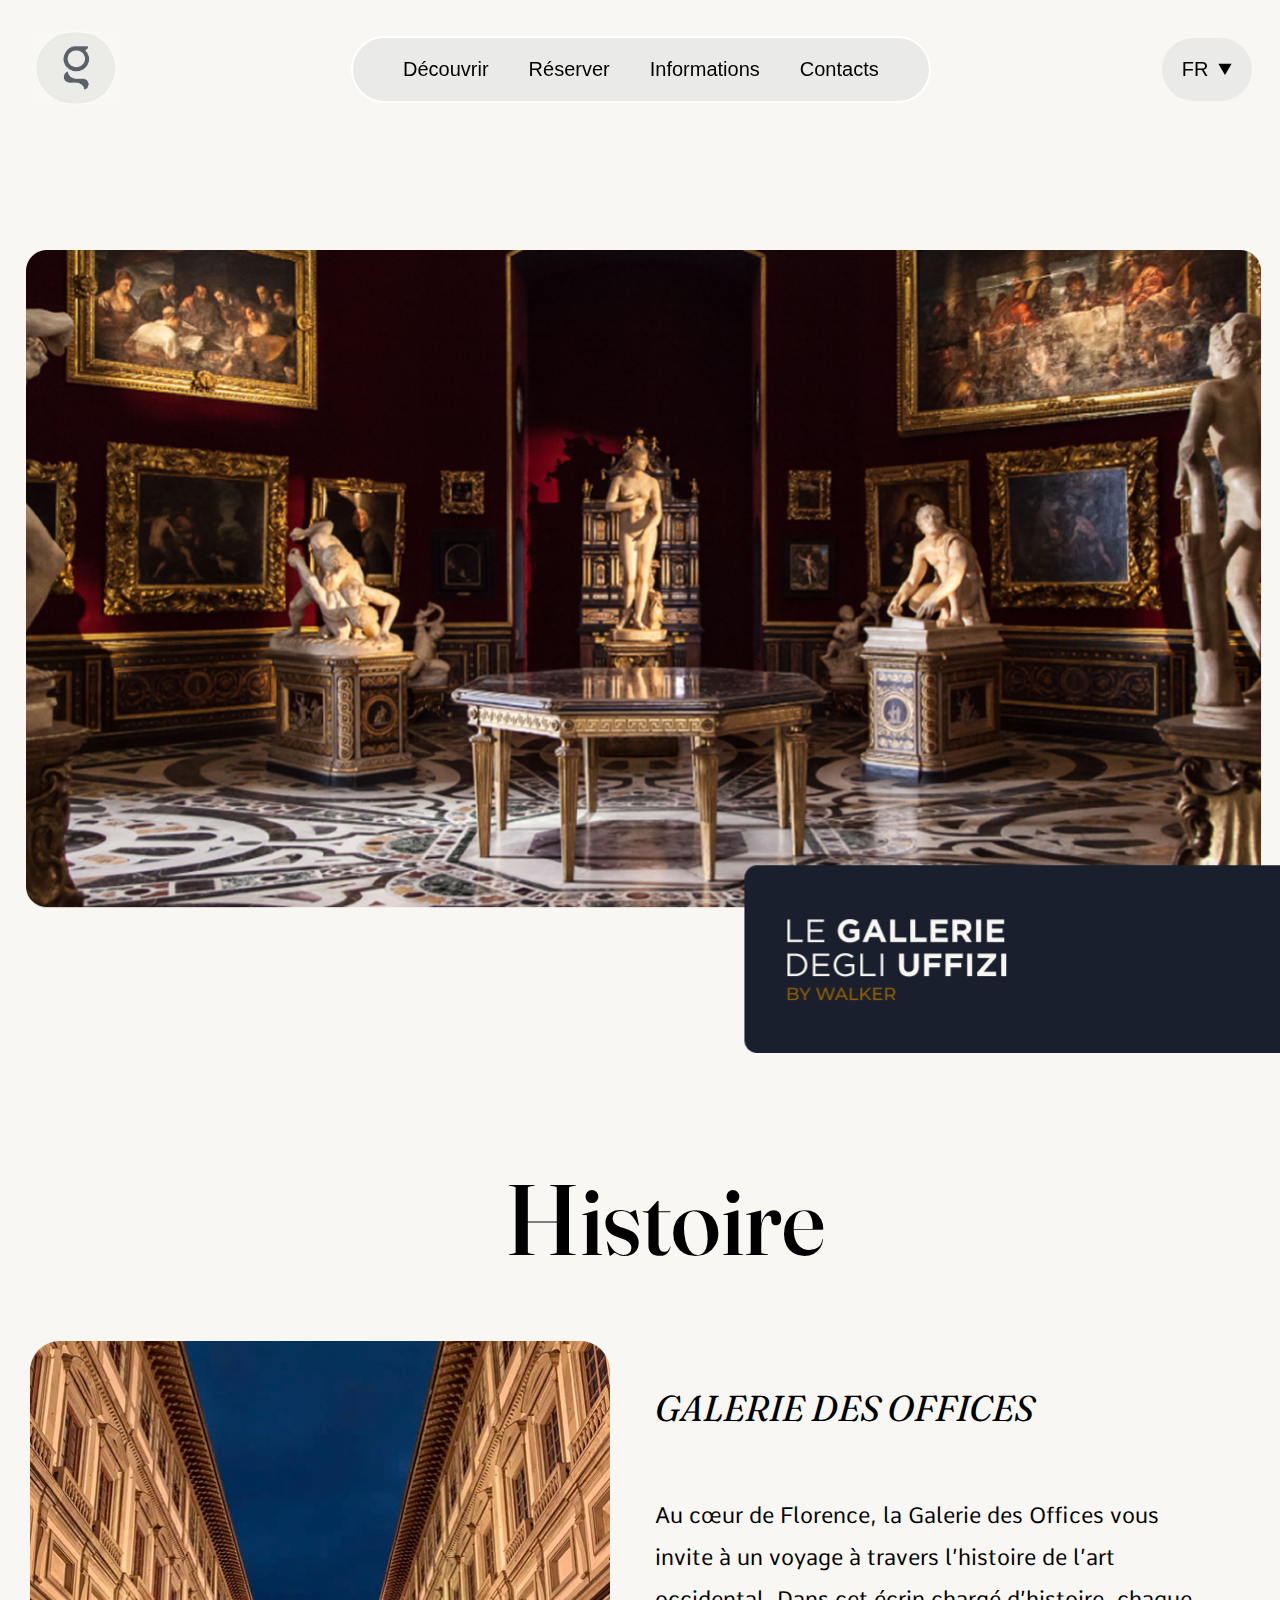
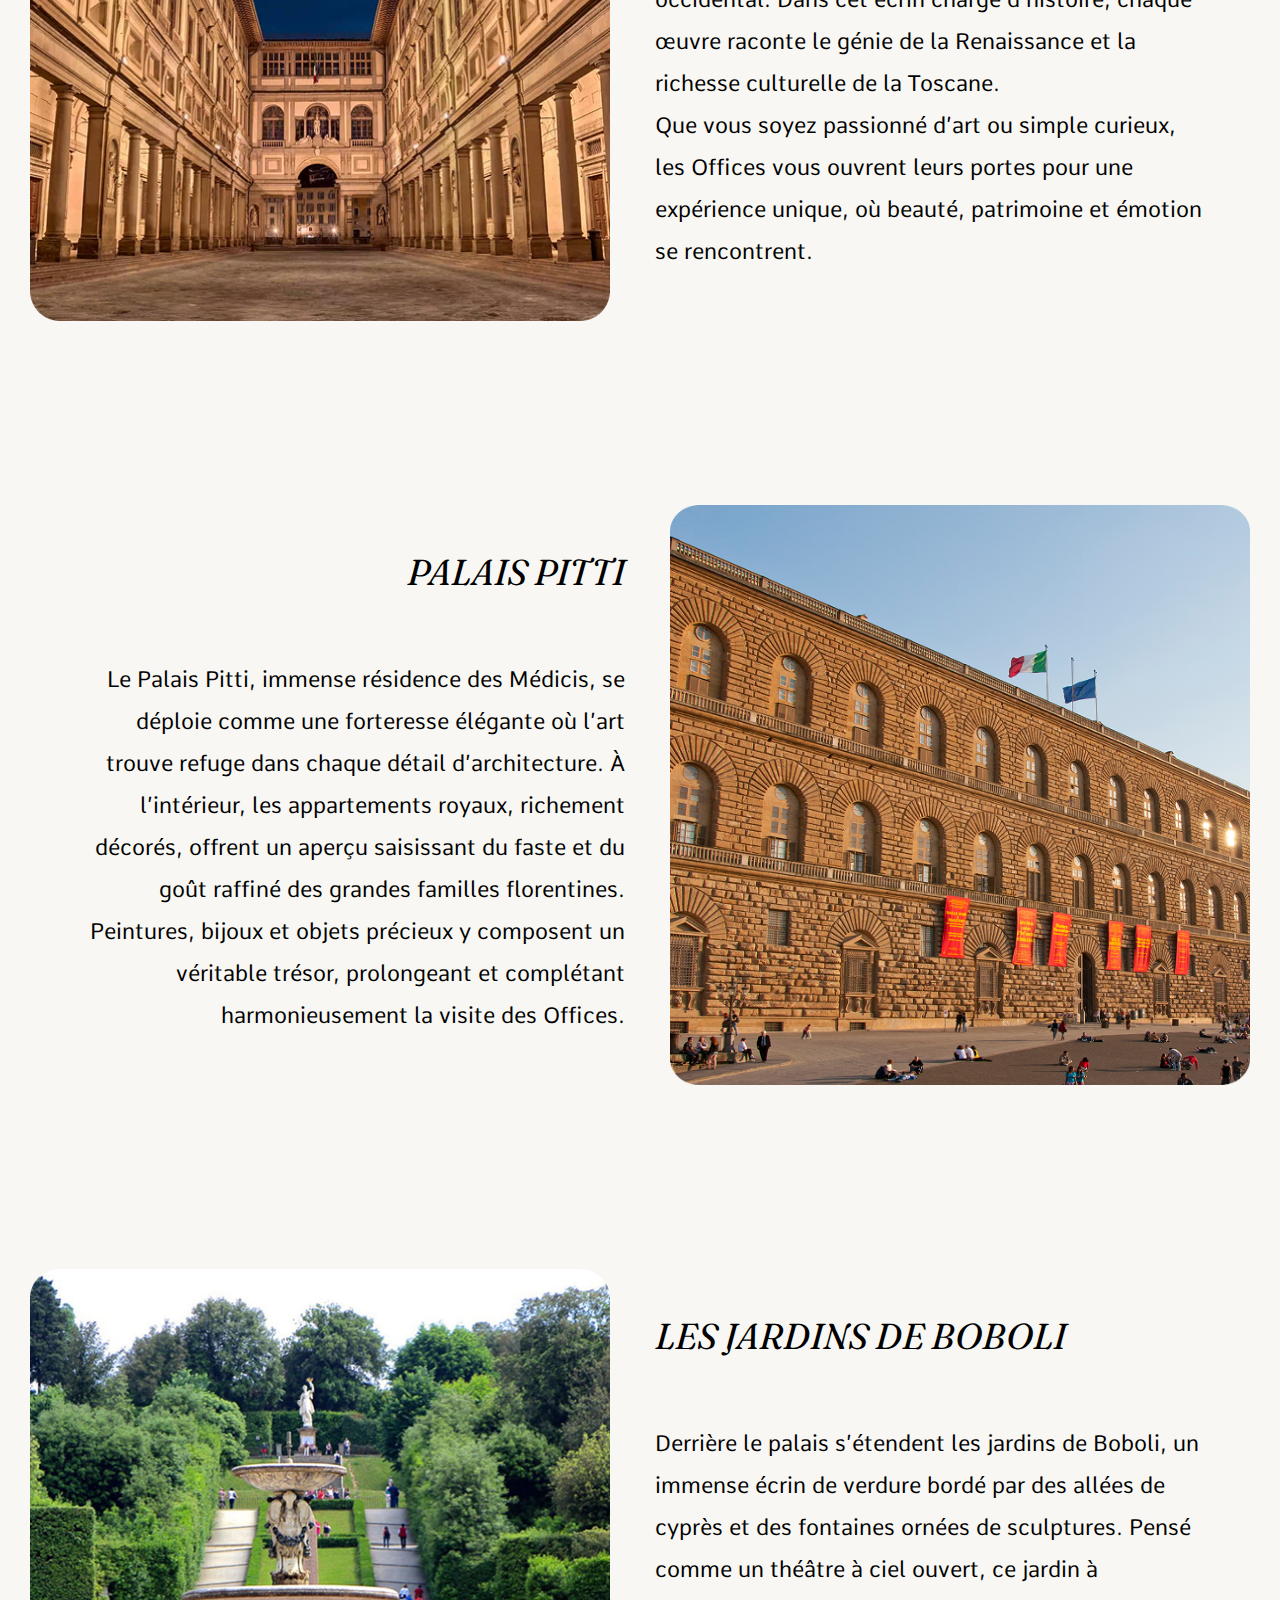
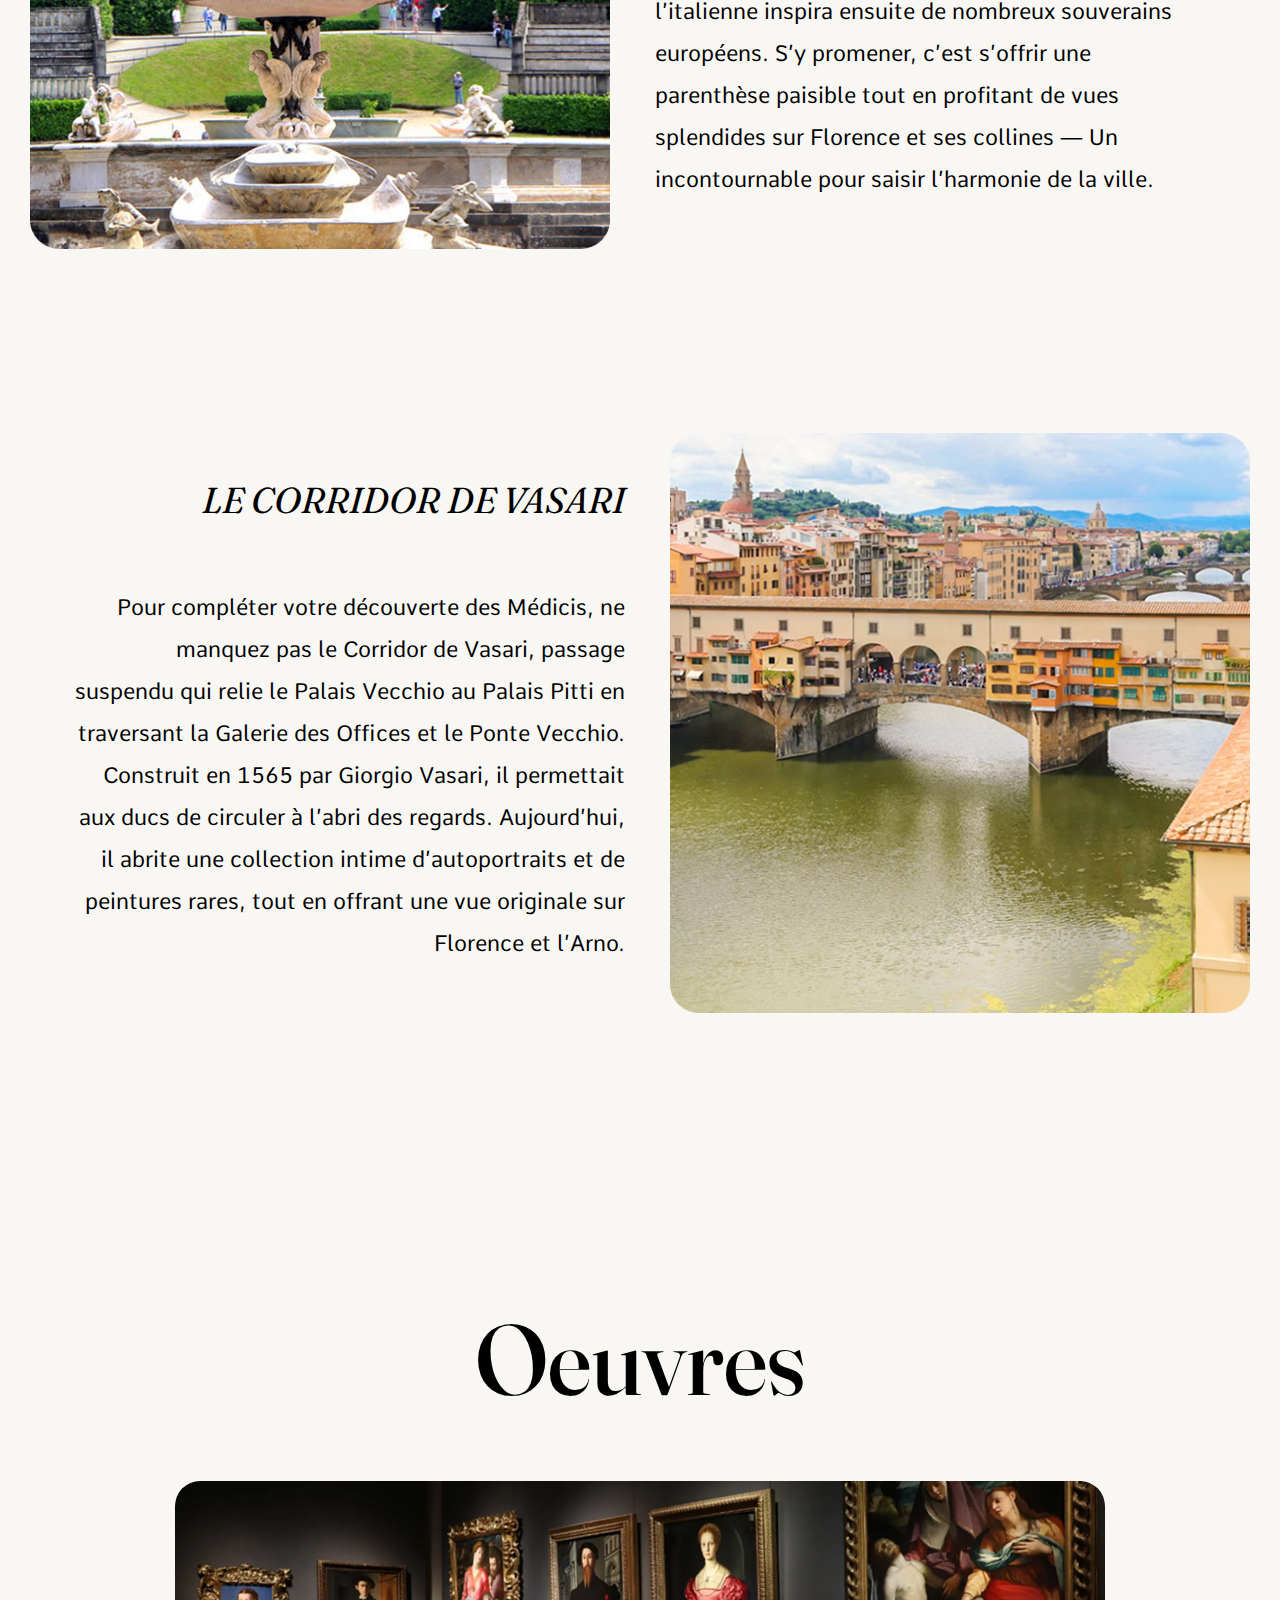
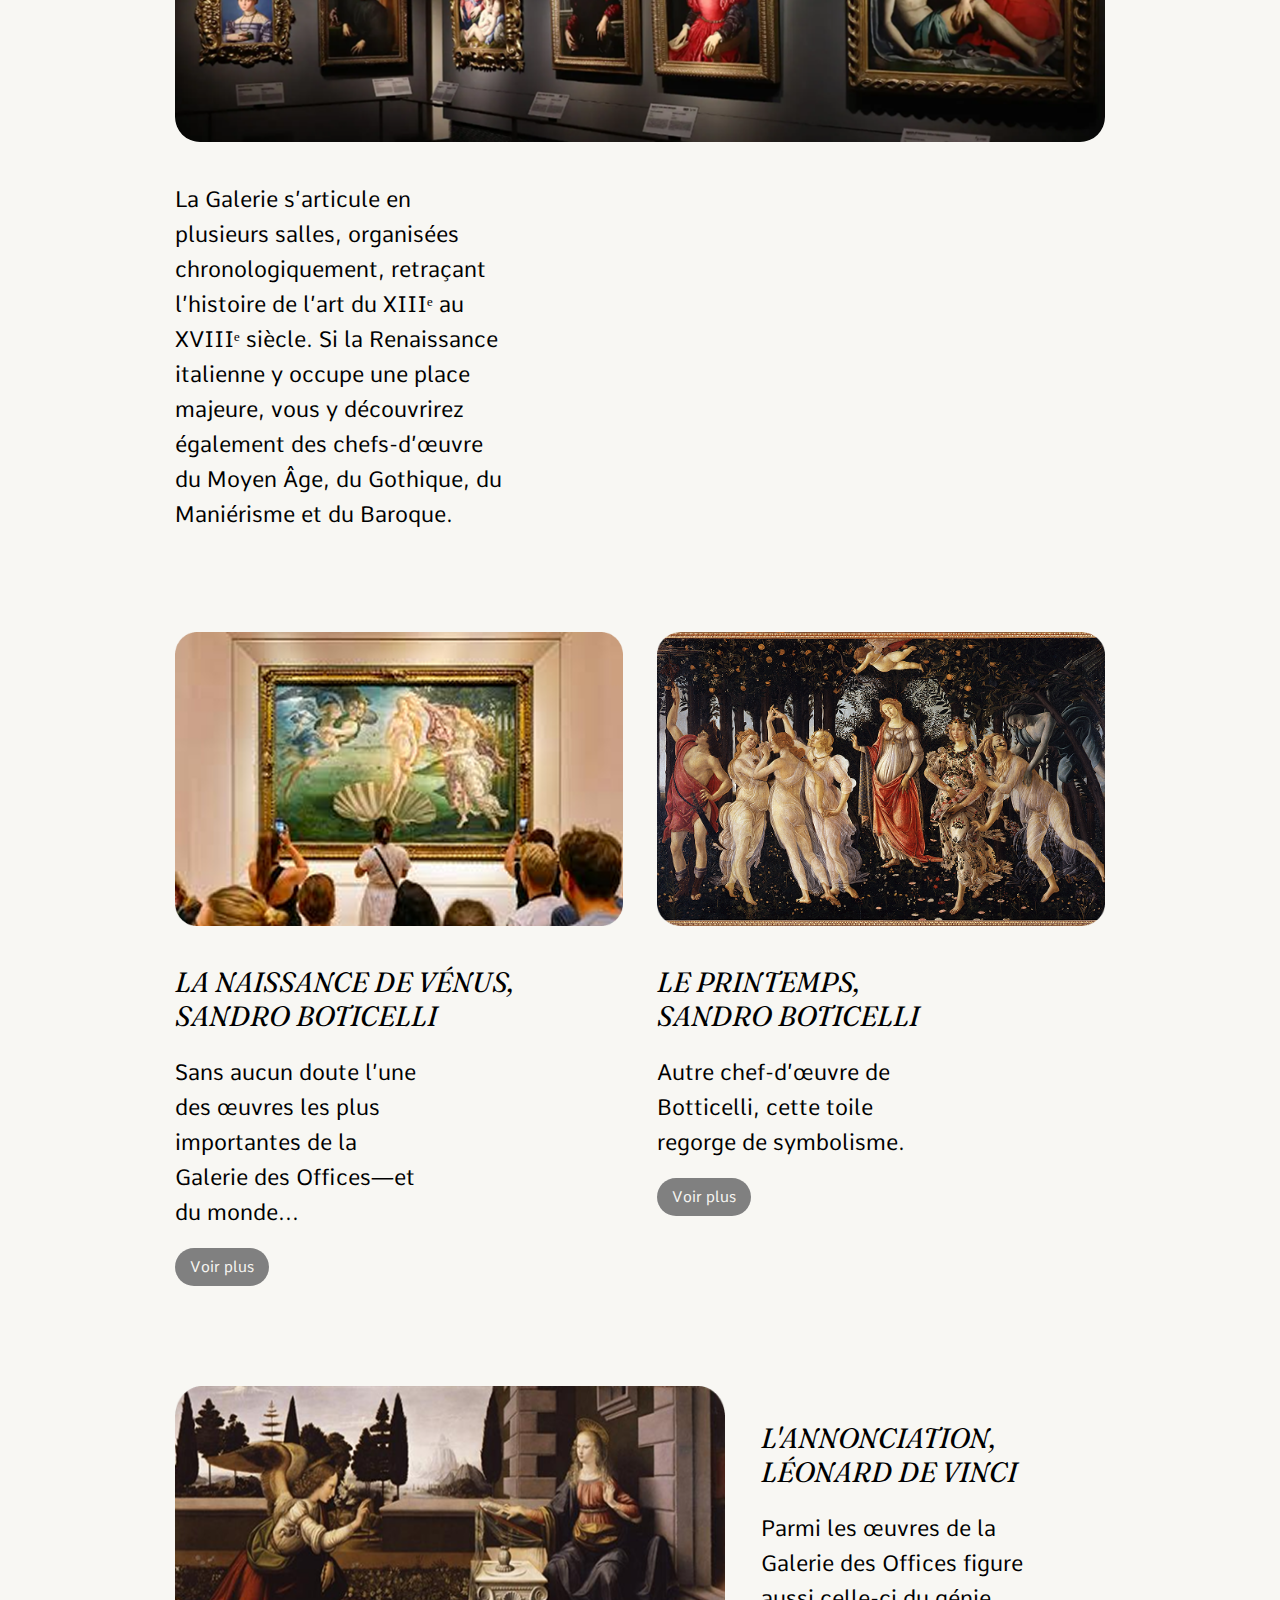
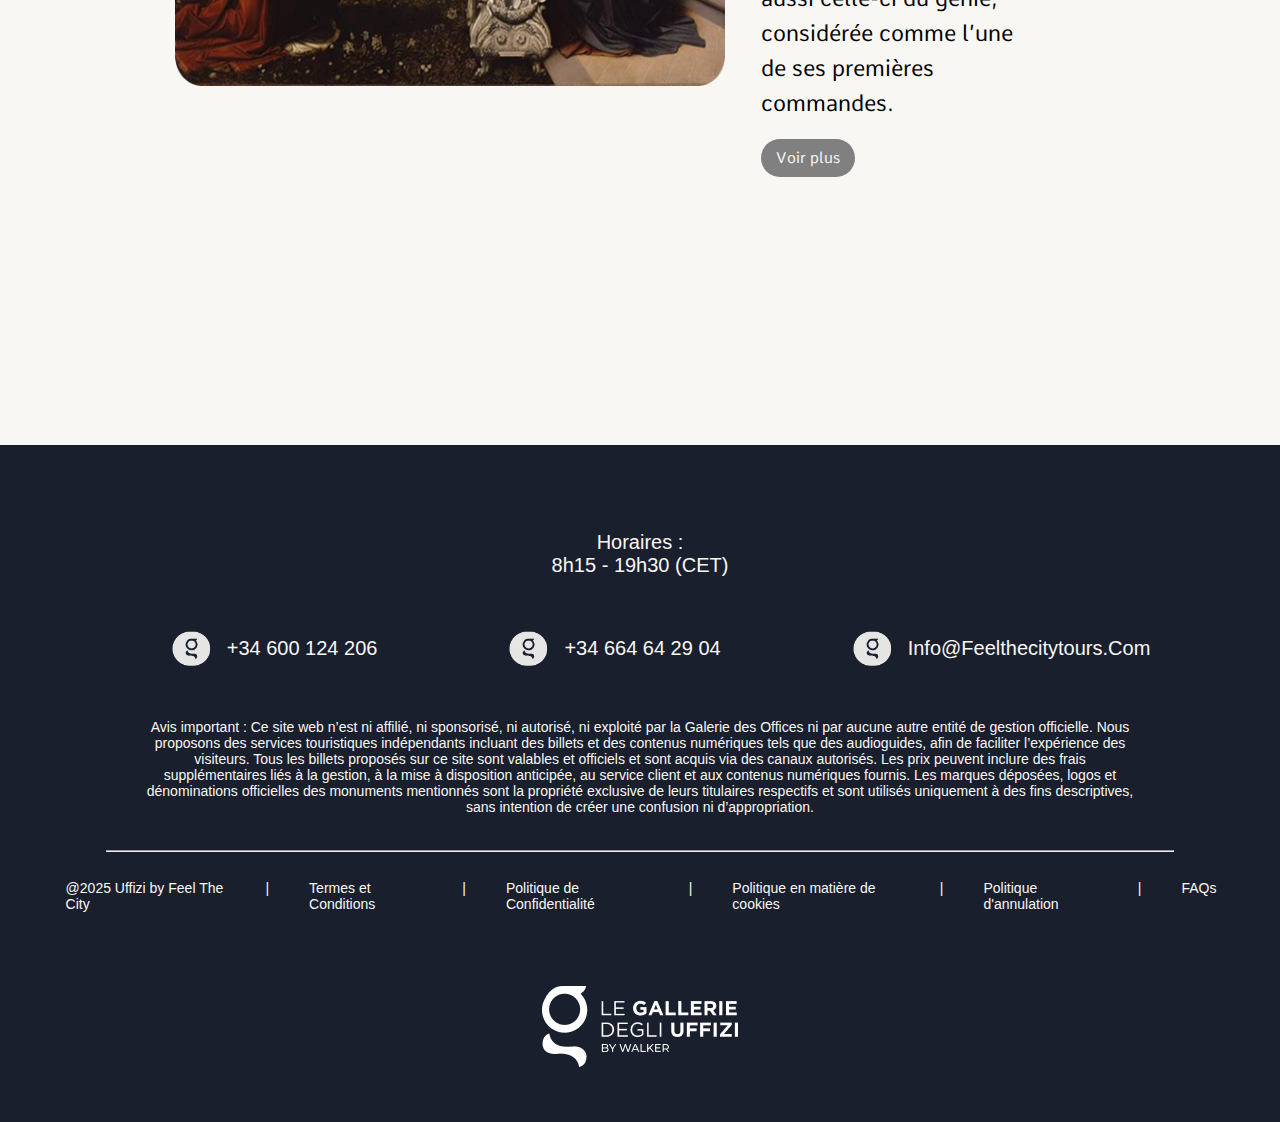
<file: index.html>
<!DOCTYPE html>
<html lang="en">
<head>
    <meta charset="UTF-8">
    <meta name="viewport" content="width=device-width, initial-scale=1.0">
    <link rel="stylesheet" type="text/css" href="/css/header.css" />
    <link rel="stylesheet" type="text/css" href="/css/decouvrir.css" />
    <link rel="stylesheet" type="text/css" href="/css/footer.css" />
    <link rel="preconnect" href="https://fonts.googleapis.com">
    <link rel="preconnect" href="https://fonts.gstatic.com" crossorigin>
    <link href="https://fonts.googleapis.com/css2?family=Comme:wght@400;500;600;700&display=swap" rel="stylesheet">
    <link href="https://fonts.googleapis.com/css2?family=Fraunces:opsz,wght@9..144,100..900&display=swap" rel="stylesheet">
    <title>Découvrir</title>
</head>
<body>
    <header>

        <div class="logo">
            <img src="/images/logo.png" alt="logo" class="logo-css"/>
        </div>


        <div class="menu">
            <ul class="menu-ul">
                <li><a href="/html/index.html"><button class="bouton-menu" type="button">Découvrir</button></a></li>
                <li><a href="/html/reserver-propositions.html"><button class="bouton-menu" type="button">Réserver</button></a></li>
                <li><a href="/html/informations.html"><button class="bouton-menu" type="button">Informations</button></a></li>
                <li><a href="/html/contacts.html"><button class="bouton-menu" type="button">Contacts</button></a></li>
            </ul>
        </div>

        <div class="langue">
            <select name="langue" class="langue-select">
                <option value="francais">FR</option>
                <option value="english">EN</option>
                <option value="espanol">ES</option>
                <option value="deutsch">DE</option>
            </select>
        </div>
        

    </header>

    <main>

        <div class="menu-deroulant">
            <select name="langue" class="menu-deroulant">
                <option value="defaut">|||</option>
                <option value="découvrir">Découvrir</option>
                <option value="réserver">Réserver</option>
                <option value="informations">Informations</option>
                <option value="contacts">Contacts</option>
            </select>
        </div>

        <img src="/images/découvrir intro.png" alt="decouvrir-intro" class="intro-img"/>

        

        <div class="histoire">
            <p class="titre-histoire">Histoire</p>
            <div class="offices">
                <img src="/images/offices.png" alt="offices" class="offices-img"/>
                <div class="texte-offices"> 
                   <p class="titre-offices" >GALERIE DES OFFICES</p> 
                   <p class="paragraphe-offices">Au cœur de Florence, la Galerie des Offices vous invite à un voyage à travers l’histoire de l’art occidental. Dans cet écrin chargé d’histoire, chaque œuvre raconte le génie de la Renaissance et la richesse culturelle de la Toscane.</br>
Que vous soyez passionné d’art ou simple curieux, les Offices vous ouvrent leurs portes pour une expérience unique, où beauté, patrimoine et émotion se rencontrent.</p>
                </div>
            </div>
            <div class="pitti">
                <img src="/images/pitti.png" alt="pitti" class="pitti-img"/>
                <div class="texte-pitti">
                   <p class="titre-pitti">PALAIS PITTI</p> 
                   <p class="paragraphe-pitti">Le Palais Pitti, immense résidence des Médicis, se déploie comme une forteresse élégante où l’art trouve refuge dans chaque détail d’architecture. 
À l’intérieur, les appartements royaux, richement décorés, offrent un aperçu saisissant du faste et du goût raffiné des grandes familles florentines. Peintures, bijoux et objets précieux y composent un véritable trésor, prolongeant et complétant harmonieusement la visite des Offices.</p>
                </div>
            </div>
            <div class="boboli">
                <img src="/images/boboli.png" alt="boboli" class="boboli-img"/>
                <div class="texte-boboli">
                   <p class="titre-boboli">LES JARDINS DE BOBOLI</p> 
                   <p class="paragraphe-boboli">Derrière le palais s’étendent les jardins de Boboli, un immense écrin de verdure bordé par des allées de cyprès et des fontaines ornées de sculptures. Pensé comme un théâtre à ciel ouvert, ce jardin à l’italienne  inspira ensuite de nombreux souverains européens. S’y promener, c’est s’offrir une parenthèse paisible tout en profitant de vues splendides sur Florence et ses collines — Un incontournable pour saisir l’harmonie de la ville.</p>
                </div>
            </div>
            <div class="vasari">
                <img src="/images/vasari.png" alt="vasari" class="vasari-img"/>
                <div class="texte-vasari">
                   <p class="titre-vasari">LE CORRIDOR DE VASARI</p> 
                   <p class="paragraphe-vasari">Pour compléter votre découverte des Médicis, ne manquez pas le Corridor de Vasari, passage  suspendu qui relie le Palais Vecchio au Palais Pitti en traversant la Galerie des Offices et le Ponte Vecchio. Construit en 1565 par Giorgio Vasari, il permettait aux ducs de circuler à l’abri des regards.
Aujourd’hui, il abrite une collection intime d’autoportraits et de peintures rares, tout en offrant une vue originale sur Florence et l’Arno.</p>
                </div>
            </div>
        </div>
        <div class="oeuvres">
            <p class="titre-oeuvres">Oeuvres</p>
            <div class="intro-oeuvres">
                <img src="/images/intro-oeuvres.png" alt="intro-oeuvres" class="intro-oeuvres-img"/>
                <div class="texte-intro-oeuvres">
                    <p class="paragraphe-intro-oeuvres">La Galerie s’articule en plusieurs salles, organisées chronologiquement, retraçant l’histoire de l’art du XIIIᵉ au XVIIIᵉ siècle. Si la Renaissance italienne y occupe une place majeure, vous y découvrirez également des chefs-d’œuvre du Moyen Âge, du Gothique, du Maniérisme et du Baroque.</p>
                </div>
            </div>
            <div class="naissance-printemps">
                <div class="naissance">
                    <img src="/images/naissance.png" alt="anissance" class="naissance-img"/>
                    <div class="texte-naissance">
                        <p class="titre-naissance">LA NAISSANCE DE VÉNUS,</br>SANDRO BOTICELLI</p>
                        <p class="paragraphe-naissance">Sans aucun doute l’une des œuvres les plus importantes de la Galerie des Offices—et du monde...</p> 
                        <a href=""><button class="bouton-naissance" type="button">Voir plus</button></a>
                    </div>
                </div>
                <div class="printemps">
                    <img src="/images/printemps.png" alt="printemps" class="printemps-img"/>
                    <div class="texte-printemps">
                        <p class="titre-printemps">LE PRINTEMPS,</br>SANDRO BOTICELLI</p>
                        <p class="paragraphe-printemps">Autre chef-d’œuvre de Botticelli, cette toile regorge de symbolisme.</p>
                        <a href=""><button class="bouton-printemps" type="button">Voir plus</button></a>
                    </div>
                </div>
            </div>
            <div class="vinci">
                <img src="/images/vinci.png" alt="vinci" class="vinci-img"/>
                <div class="texte-vinci">
                    <p class="titre-vinci">L'ANNONCIATION,</br>LÉONARD DE VINCI</p>
                    <p class="paragraphe-vinci">Parmi les œuvres de la Galerie des Offices figure aussi celle-ci du génie, considérée comme l’une de ses premières commandes.</p>
                    <a href=""><button class="bouton-vinci" type="button">Voir plus</button></a>
                </div>
            </div>
        </div>






    </main>

    <footer>
        <div class="horaires">
            <p>Horaires : </br> 8h15 - 19h30 (CET)</p>
        </div>
        <div class="contacts">
            <ul class="contacts-ul">
                <li class="contacts-li">
                    <img src="/images/logo.png" alt="whatsapp-image "class="contacts-image"/>
                    <p>+34 600 124 206</p>
                </li>
                <li class="contacts-li">
                    <img src="/images/logo.png" alt="telephone-image "class="contacts-image"/>
                    <p>+34 664 64 29 04</p>
                </li>
                <li class="contacts-li">
                    <img src="/images/logo.png" alt="mail-image "class="contacts-image"/>
                    <p>Info@Feelthecitytours.Com</p>
                </li>
            </ul>
        </div>
        <div class="avis-important">
            <p>Avis important : Ce site web n’est ni affilié, ni sponsorisé, ni autorisé, ni exploité par la Galerie des Offices ni par aucune autre entité de gestion officielle. Nous proposons des services touristiques indépendants incluant des billets et des contenus numériques tels que des audioguides, afin de faciliter l’expérience des visiteurs. Tous les billets proposés sur ce site sont valables et officiels et sont acquis via des canaux autorisés. Les prix peuvent inclure des frais supplémentaires liés à la gestion, à la mise à disposition anticipée, au service client et aux contenus numériques fournis. Les marques déposées, logos et dénominations officielles des monuments mentionnés sont la propriété exclusive de leurs titulaires respectifs et sont utilisés uniquement à des fins descriptives, sans intention de créer une confusion ni d’appropriation.</p>
        </div>
        <hr class="separateur">
        <div class="liens">
            <ul class="liens-ul">
                <li>@2025 Uffizi by Feel The City</li>
                <li>|</li>
                <li>Termes et Conditions</li>
                <li>|</li>
                <li>Politique de Confidentialité</li>
                <li>|</li>
                <li>Politique en matière de cookies</li>
                <li>|</li>
                <li>Politique d'annulation </li>
                <li>|</li>
                <li>FAQs</li>
            </ul>
        </div>
        <div class="logo-footer">
            <img src="/images/logo_footer.png" alt="logo footer "class="logo-footer-css"/>
        </div>
    </footer>
</file>
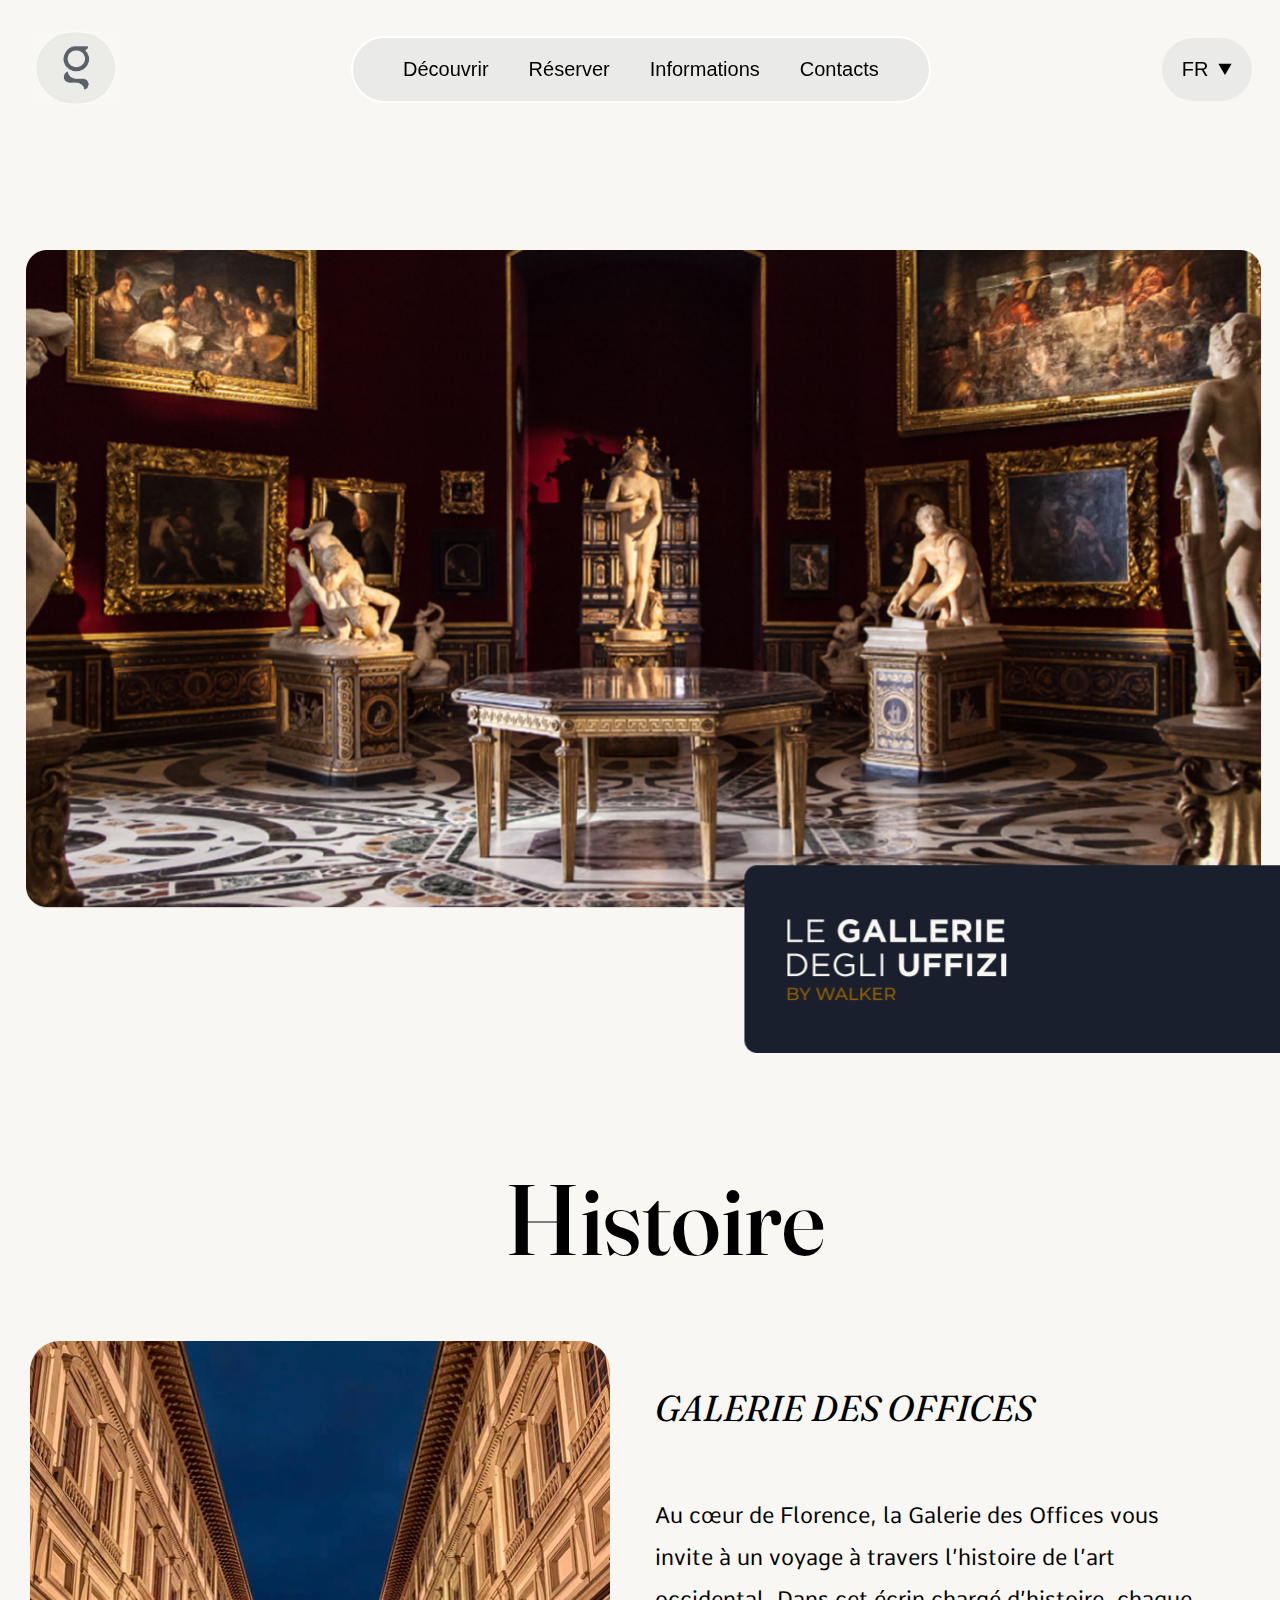
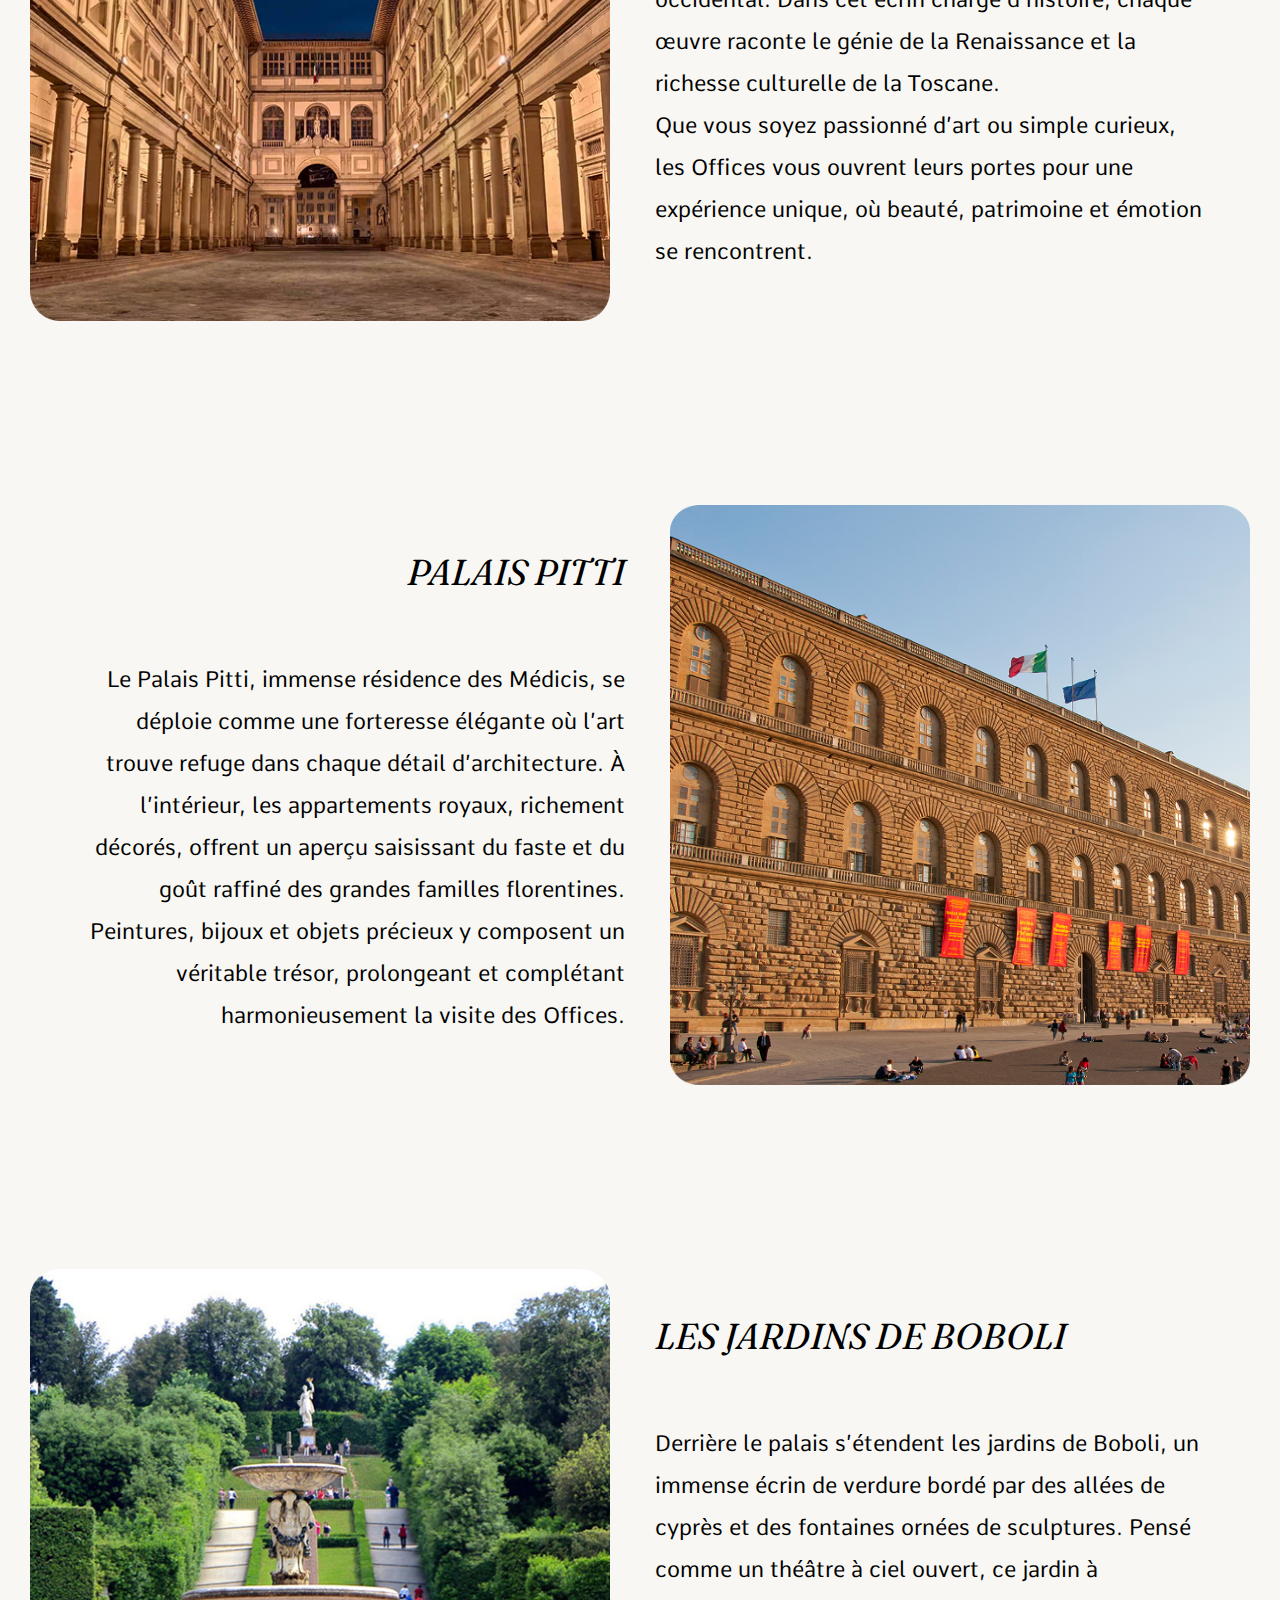
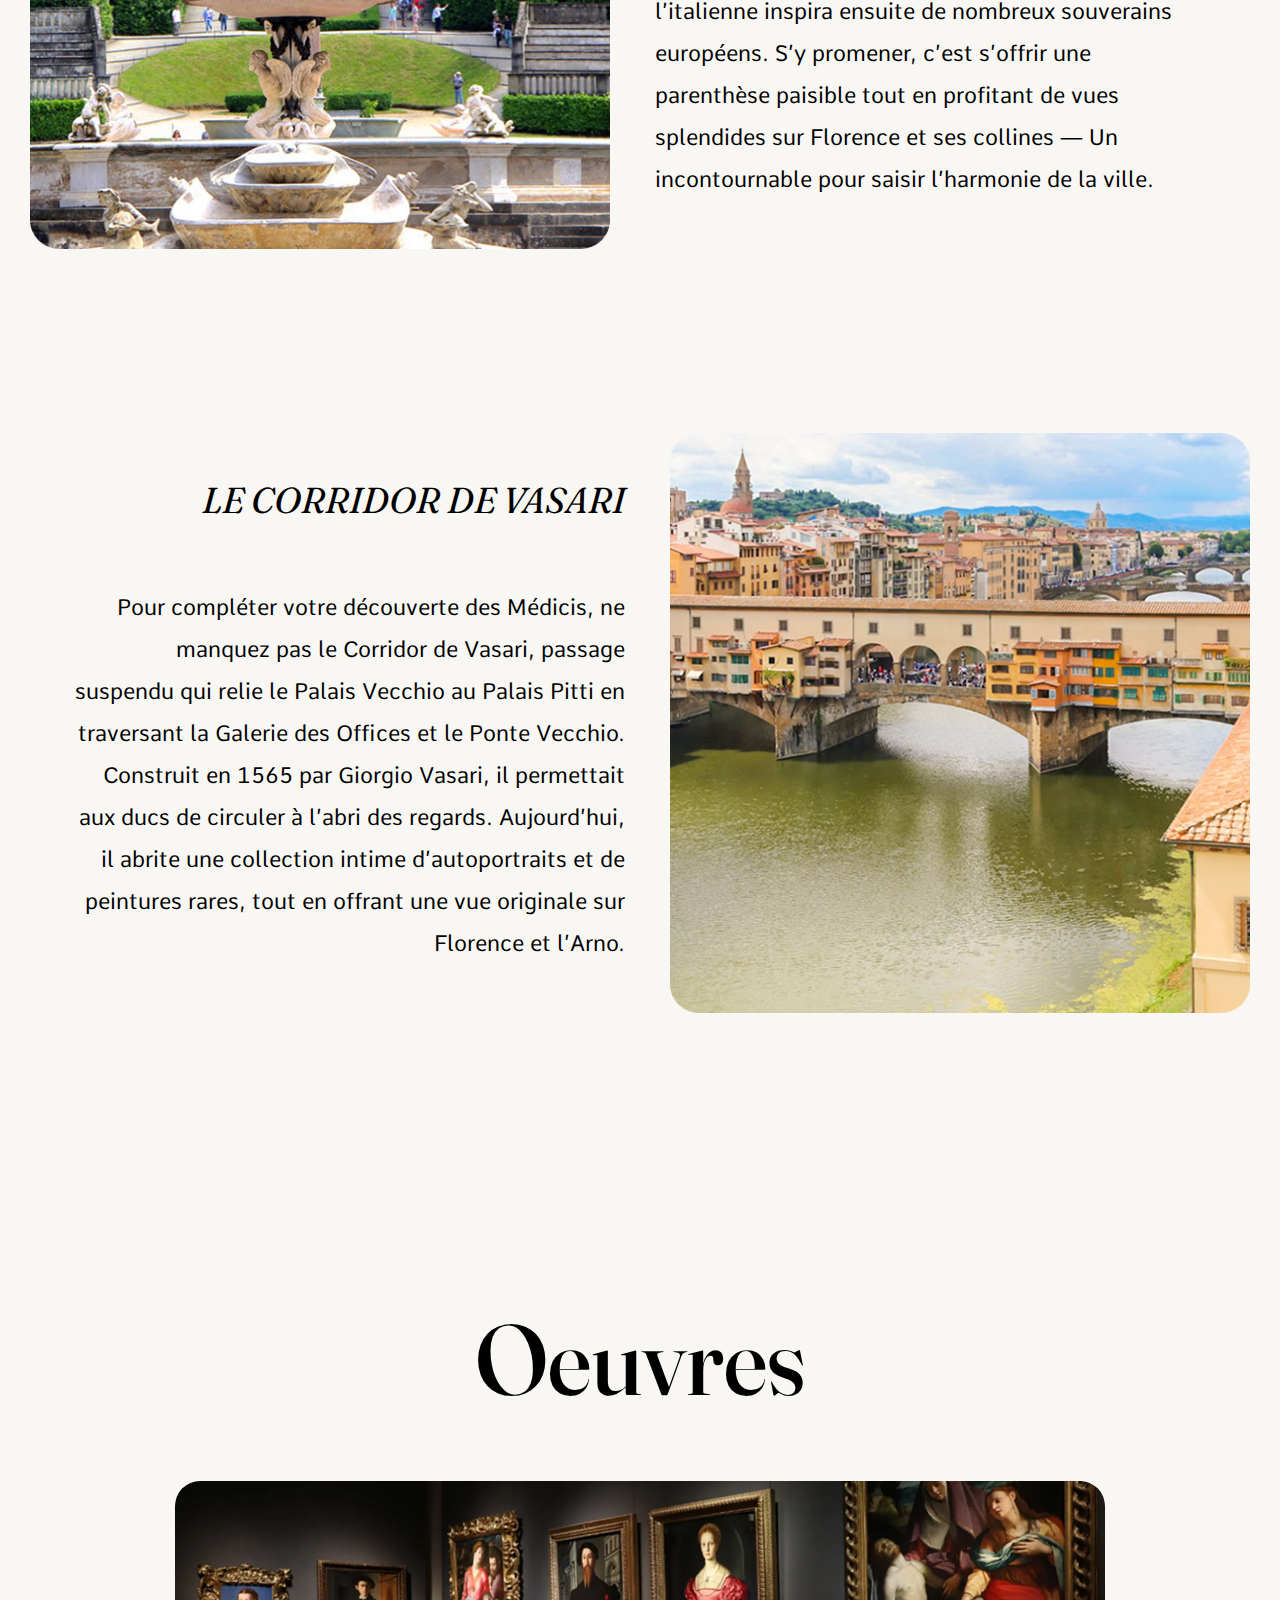
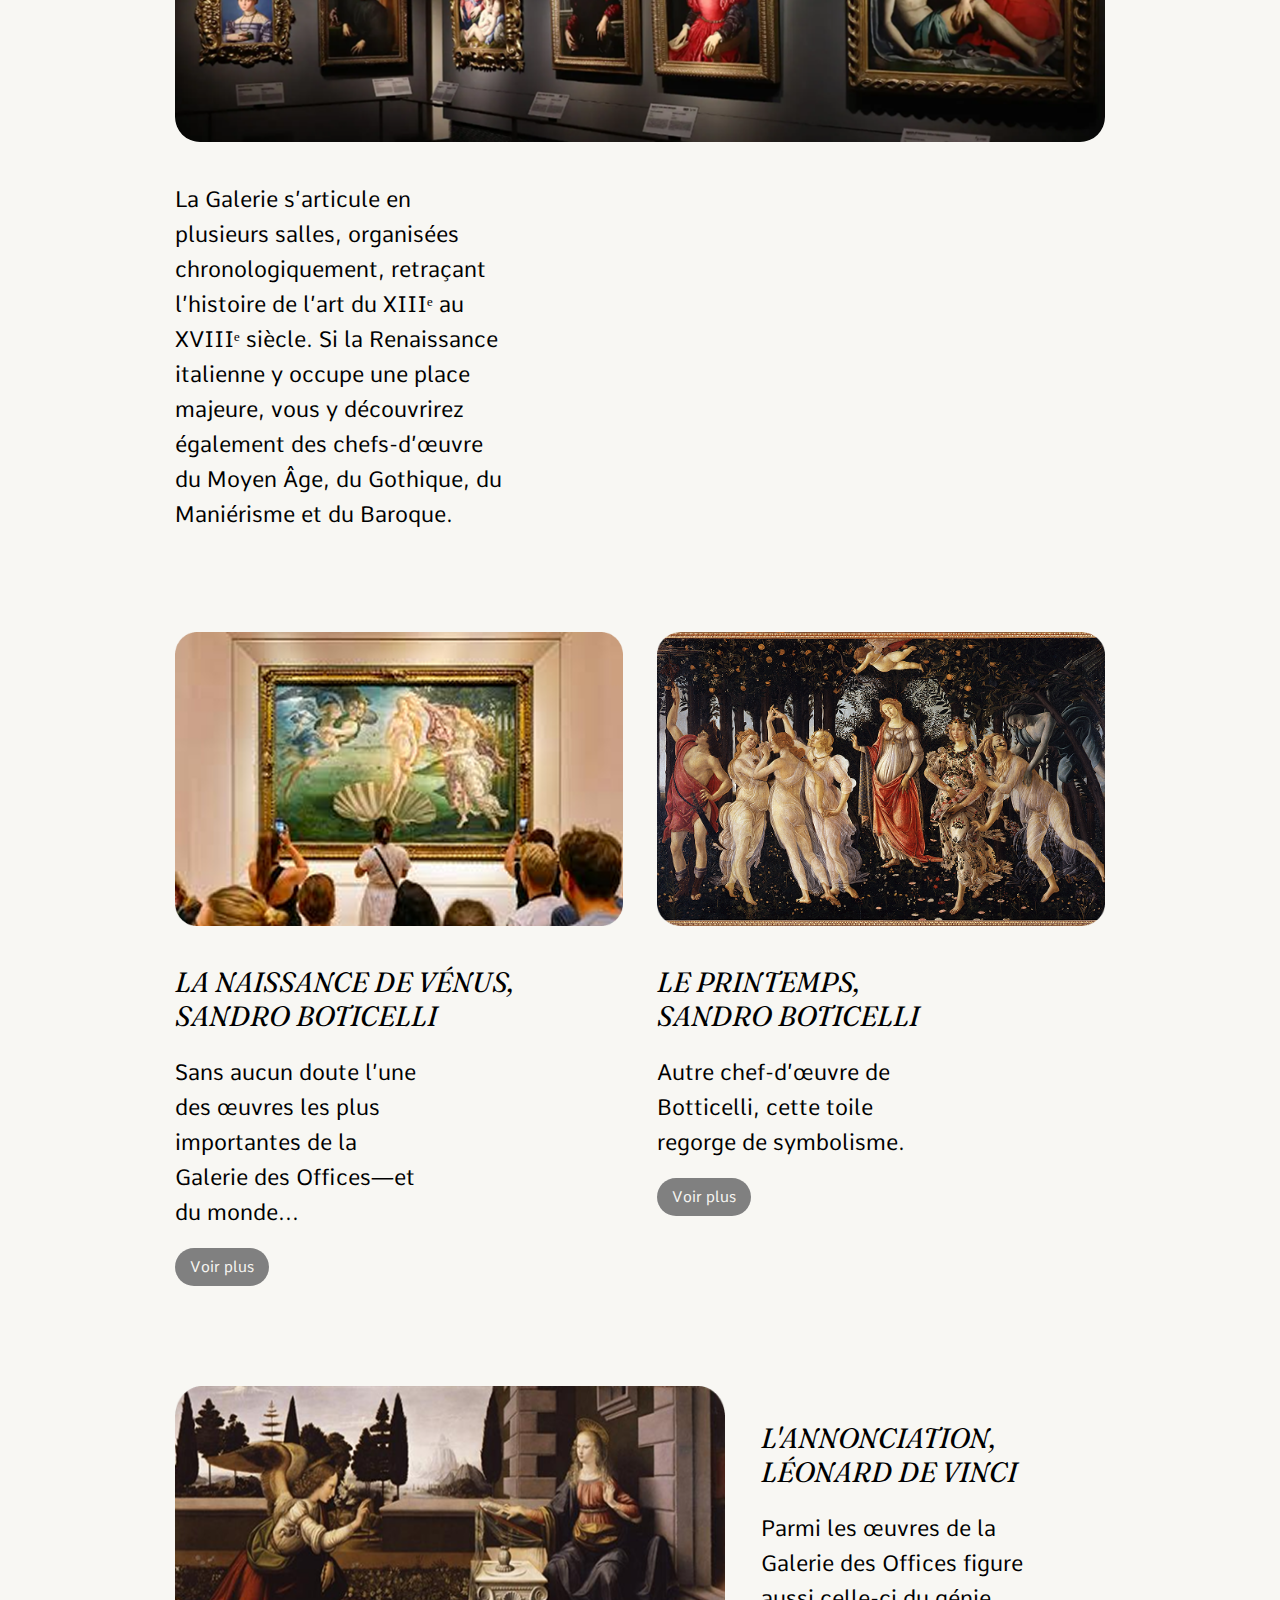
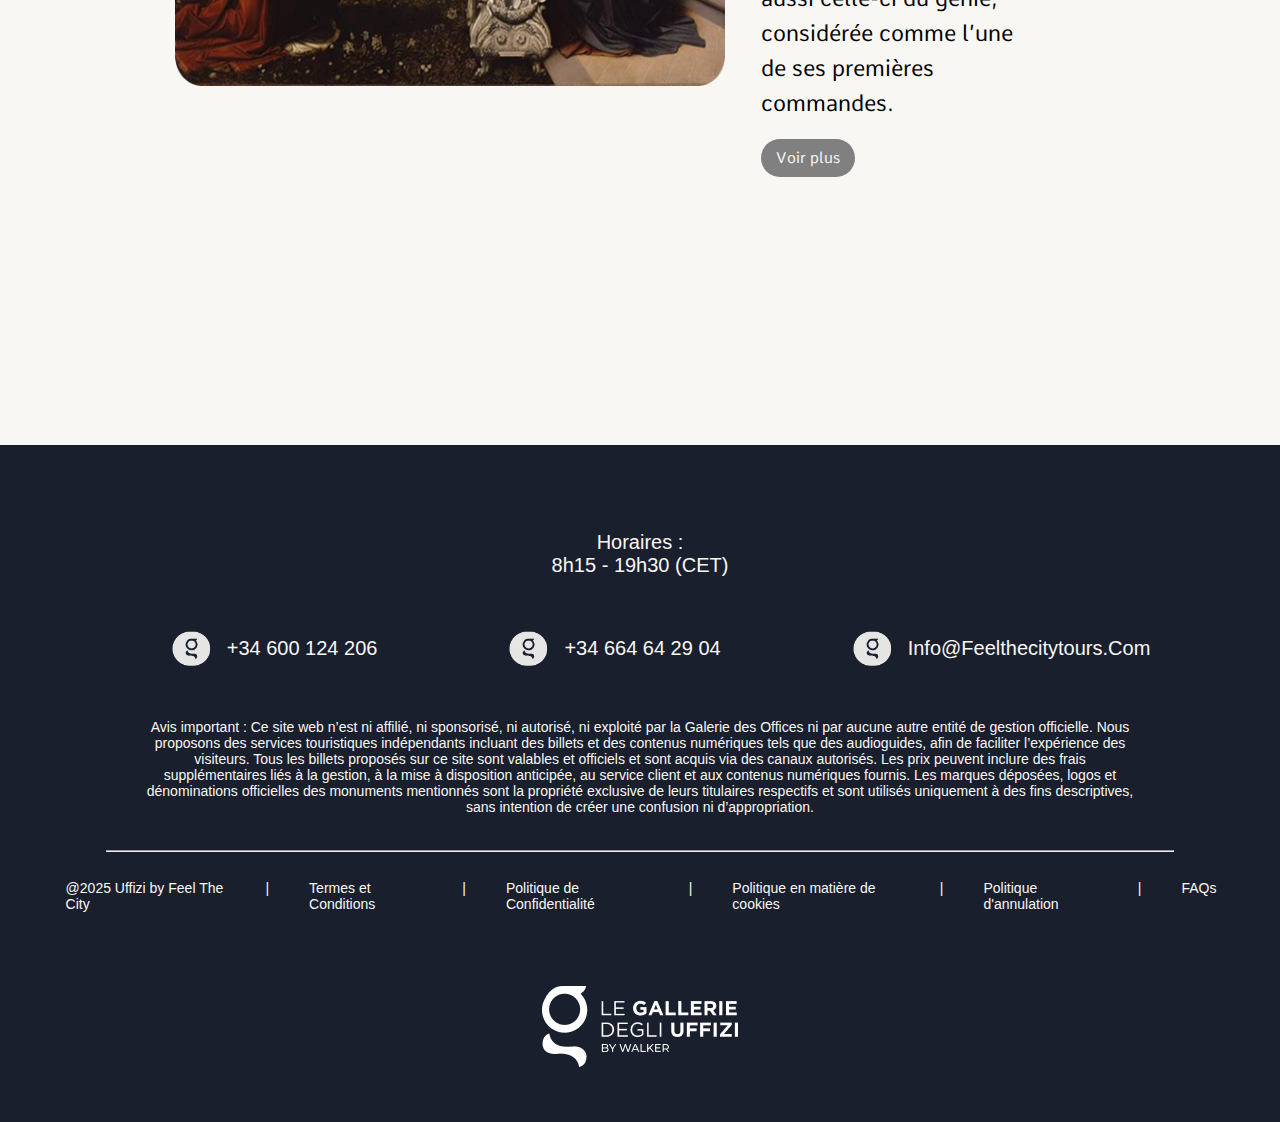
<file: html/index.html>
<!DOCTYPE html>
<html lang="en">
<head>
    <meta charset="UTF-8">
    <meta name="viewport" content="width=device-width, initial-scale=1.0">
    <link rel="stylesheet" type="text/css" href="/css/header.css" />
    <link rel="stylesheet" type="text/css" href="/css/decouvrir.css" />
    <link rel="stylesheet" type="text/css" href="/css/footer.css" />
    <link rel="preconnect" href="https://fonts.googleapis.com">
    <link rel="preconnect" href="https://fonts.gstatic.com" crossorigin>
    <link href="https://fonts.googleapis.com/css2?family=Comme:wght@400;500;600;700&display=swap" rel="stylesheet">
    <link href="https://fonts.googleapis.com/css2?family=Fraunces:wght@400;700&display=swap" rel="stylesheet">
    <title>Découvrir</title>
</head>
<body>
    <header>

        <div class="logo">
            <img src="/images/logo.png" alt="logo" class="logo-css"/>
        </div>


        <div class="menu">
            <ul class="menu-ul">
                <li><a href="/html/index.html"><button class="bouton-menu" type="button">Découvrir</button></a></li>
                <li><a href="/html/reserver-propositions.html"><button class="bouton-menu" type="button">Réserver</button></a></li>
                <li><a href="/html/informations.html"><button class="bouton-menu" type="button">Informations</button></a></li>
                <li><a href="/html/contacts.html"><button class="bouton-menu" type="button">Contacts</button></a></li>
            </ul>
        </div>

        <div class="langue">
            <select name="langue" class="langue-select">
                <option value="francais">FR</option>
                <option value="english">EN</option>
                <option value="espanol">ES</option>
                <option value="deutsch">DE</option>
            </select>
        </div>
        

    </header>

    <main>

        <div class="menu-deroulant">
            <select name="langue" class="menu-deroulant">
                <option value="defaut">|||</option>
                <option value="découvrir">Découvrir</option>
                <option value="réserver">Réserver</option>
                <option value="informations">Informations</option>
                <option value="contacts">Contacts</option>
            </select>
        </div>

        <img src="/images/découvrir intro.png" alt="decouvrir-intro" class="intro-img"/>

        

        <div class="histoire">
            <p class="titre-histoire">Histoire</p>
            <div class="offices">
                <img src="/images/offices.png" alt="offices" class="offices-img"/>
                <div class="texte-offices"> 
                   <p class="titre-offices" >GALERIE DES OFFICES</p> 
                   <p class="paragraphe-offices">Au cœur de Florence, la Galerie des Offices vous invite à un voyage à travers l’histoire de l’art occidental. Dans cet écrin chargé d’histoire, chaque œuvre raconte le génie de la Renaissance et la richesse culturelle de la Toscane.</br>
Que vous soyez passionné d’art ou simple curieux, les Offices vous ouvrent leurs portes pour une expérience unique, où beauté, patrimoine et émotion se rencontrent.</p>
                </div>
            </div>
            <div class="pitti">
                <img src="/images/pitti.png" alt="pitti" class="pitti-img"/>
                <div class="texte-pitti">
                   <p class="titre-pitti">PALAIS PITTI</p> 
                   <p class="paragraphe-pitti">Le Palais Pitti, immense résidence des Médicis, se déploie comme une forteresse élégante où l’art trouve refuge dans chaque détail d’architecture. 
À l’intérieur, les appartements royaux, richement décorés, offrent un aperçu saisissant du faste et du goût raffiné des grandes familles florentines. Peintures, bijoux et objets précieux y composent un véritable trésor, prolongeant et complétant harmonieusement la visite des Offices.</p>
                </div>
            </div>
            <div class="boboli">
                <img src="/images/boboli.png" alt="boboli" class="boboli-img"/>
                <div class="texte-boboli">
                   <p class="titre-boboli">LES JARDINS DE BOBOLI</p> 
                   <p class="paragraphe-boboli">Derrière le palais s’étendent les jardins de Boboli, un immense écrin de verdure bordé par des allées de cyprès et des fontaines ornées de sculptures. Pensé comme un théâtre à ciel ouvert, ce jardin à l’italienne  inspira ensuite de nombreux souverains européens. S’y promener, c’est s’offrir une parenthèse paisible tout en profitant de vues splendides sur Florence et ses collines — Un incontournable pour saisir l’harmonie de la ville.</p>
                </div>
            </div>
            <div class="vasari">
                <img src="/images/vasari.png" alt="vasari" class="vasari-img"/>
                <div class="texte-vasari">
                   <p class="titre-vasari">LE CORRIDOR DE VASARI</p> 
                   <p class="paragraphe-vasari">Pour compléter votre découverte des Médicis, ne manquez pas le Corridor de Vasari, passage  suspendu qui relie le Palais Vecchio au Palais Pitti en traversant la Galerie des Offices et le Ponte Vecchio. Construit en 1565 par Giorgio Vasari, il permettait aux ducs de circuler à l’abri des regards.
Aujourd’hui, il abrite une collection intime d’autoportraits et de peintures rares, tout en offrant une vue originale sur Florence et l’Arno.</p>
                </div>
            </div>
        </div>
        <div class="oeuvres">
            <p class="titre-oeuvres">Oeuvres</p>
            <div class="intro-oeuvres">
                <img src="/images/intro-oeuvres.png" alt="intro-oeuvres" class="intro-oeuvres-img"/>
                <div class="texte-intro-oeuvres">
                    <p class="paragraphe-intro-oeuvres">La Galerie s’articule en plusieurs salles, organisées chronologiquement, retraçant l’histoire de l’art du XIIIᵉ au XVIIIᵉ siècle. Si la Renaissance italienne y occupe une place majeure, vous y découvrirez également des chefs-d’œuvre du Moyen Âge, du Gothique, du Maniérisme et du Baroque.</p>
                </div>
            </div>
            <div class="naissance-printemps">
                <div class="naissance">
                    <img src="/images/naissance.png" alt="anissance" class="naissance-img"/>
                    <div class="texte-naissance">
                        <p class="titre-naissance">LA NAISSANCE DE VÉNUS,</br>SANDRO BOTICELLI</p>
                        <p class="paragraphe-naissance">Sans aucun doute l’une des œuvres les plus importantes de la Galerie des Offices—et du monde...</p> 
                        <a href=""><button class="bouton-naissance" type="button">Voir plus</button></a>
                    </div>
                </div>
                <div class="printemps">
                    <img src="/images/printemps.png" alt="printemps" class="printemps-img"/>
                    <div class="texte-printemps">
                        <p class="titre-printemps">LE PRINTEMPS,</br>SANDRO BOTICELLI</p>
                        <p class="paragraphe-printemps">Autre chef-d’œuvre de Botticelli, cette toile regorge de symbolisme.</p>
                        <a href=""><button class="bouton-printemps" type="button">Voir plus</button></a>
                    </div>
                </div>
            </div>
            <div class="vinci">
                <img src="/images/vinci.png" alt="vinci" class="vinci-img"/>
                <div class="texte-vinci">
                    <p class="titre-vinci">L'ANNONCIATION,</br>LÉONARD DE VINCI</p>
                    <p class="paragraphe-vinci">Parmi les œuvres de la Galerie des Offices figure aussi celle-ci du génie, considérée comme l’une de ses premières commandes.</p>
                    <a href=""><button class="bouton-vinci" type="button">Voir plus</button></a>
                </div>
            </div>
        </div>






    </main>

    <footer>
        <div class="horaires">
            <p>Horaires : </br> 8h15 - 19h30 (CET)</p>
        </div>
        <div class="contacts">
            <ul class="contacts-ul">
                <li class="contacts-li">
                    <img src="/images/logo.png" alt="whatsapp-image "class="contacts-image"/>
                    <p>+34 600 124 206</p>
                </li>
                <li class="contacts-li">
                    <img src="/images/logo.png" alt="telephone-image "class="contacts-image"/>
                    <p>+34 664 64 29 04</p>
                </li>
                <li class="contacts-li">
                    <img src="/images/logo.png" alt="mail-image "class="contacts-image"/>
                    <p>Info@Feelthecitytours.Com</p>
                </li>
            </ul>
        </div>
        <div class="avis-important">
            <p>Avis important : Ce site web n’est ni affilié, ni sponsorisé, ni autorisé, ni exploité par la Galerie des Offices ni par aucune autre entité de gestion officielle. Nous proposons des services touristiques indépendants incluant des billets et des contenus numériques tels que des audioguides, afin de faciliter l’expérience des visiteurs. Tous les billets proposés sur ce site sont valables et officiels et sont acquis via des canaux autorisés. Les prix peuvent inclure des frais supplémentaires liés à la gestion, à la mise à disposition anticipée, au service client et aux contenus numériques fournis. Les marques déposées, logos et dénominations officielles des monuments mentionnés sont la propriété exclusive de leurs titulaires respectifs et sont utilisés uniquement à des fins descriptives, sans intention de créer une confusion ni d’appropriation.</p>
        </div>
        <hr class="separateur">
        <div class="liens">
            <ul class="liens-ul">
                <li>@2025 Uffizi by Feel The City</li>
                <li>|</li>
                <li>Termes et Conditions</li>
                <li>|</li>
                <li>Politique de Confidentialité</li>
                <li>|</li>
                <li>Politique en matière de cookies</li>
                <li>|</li>
                <li>Politique d'annulation </li>
                <li>|</li>
                <li>FAQs</li>
            </ul>
        </div>
        <div class="logo-footer">
            <img src="/images/logo_footer.png" alt="logo footer "class="logo-footer-css"/>
        </div>
    </footer>
</body>
</file>
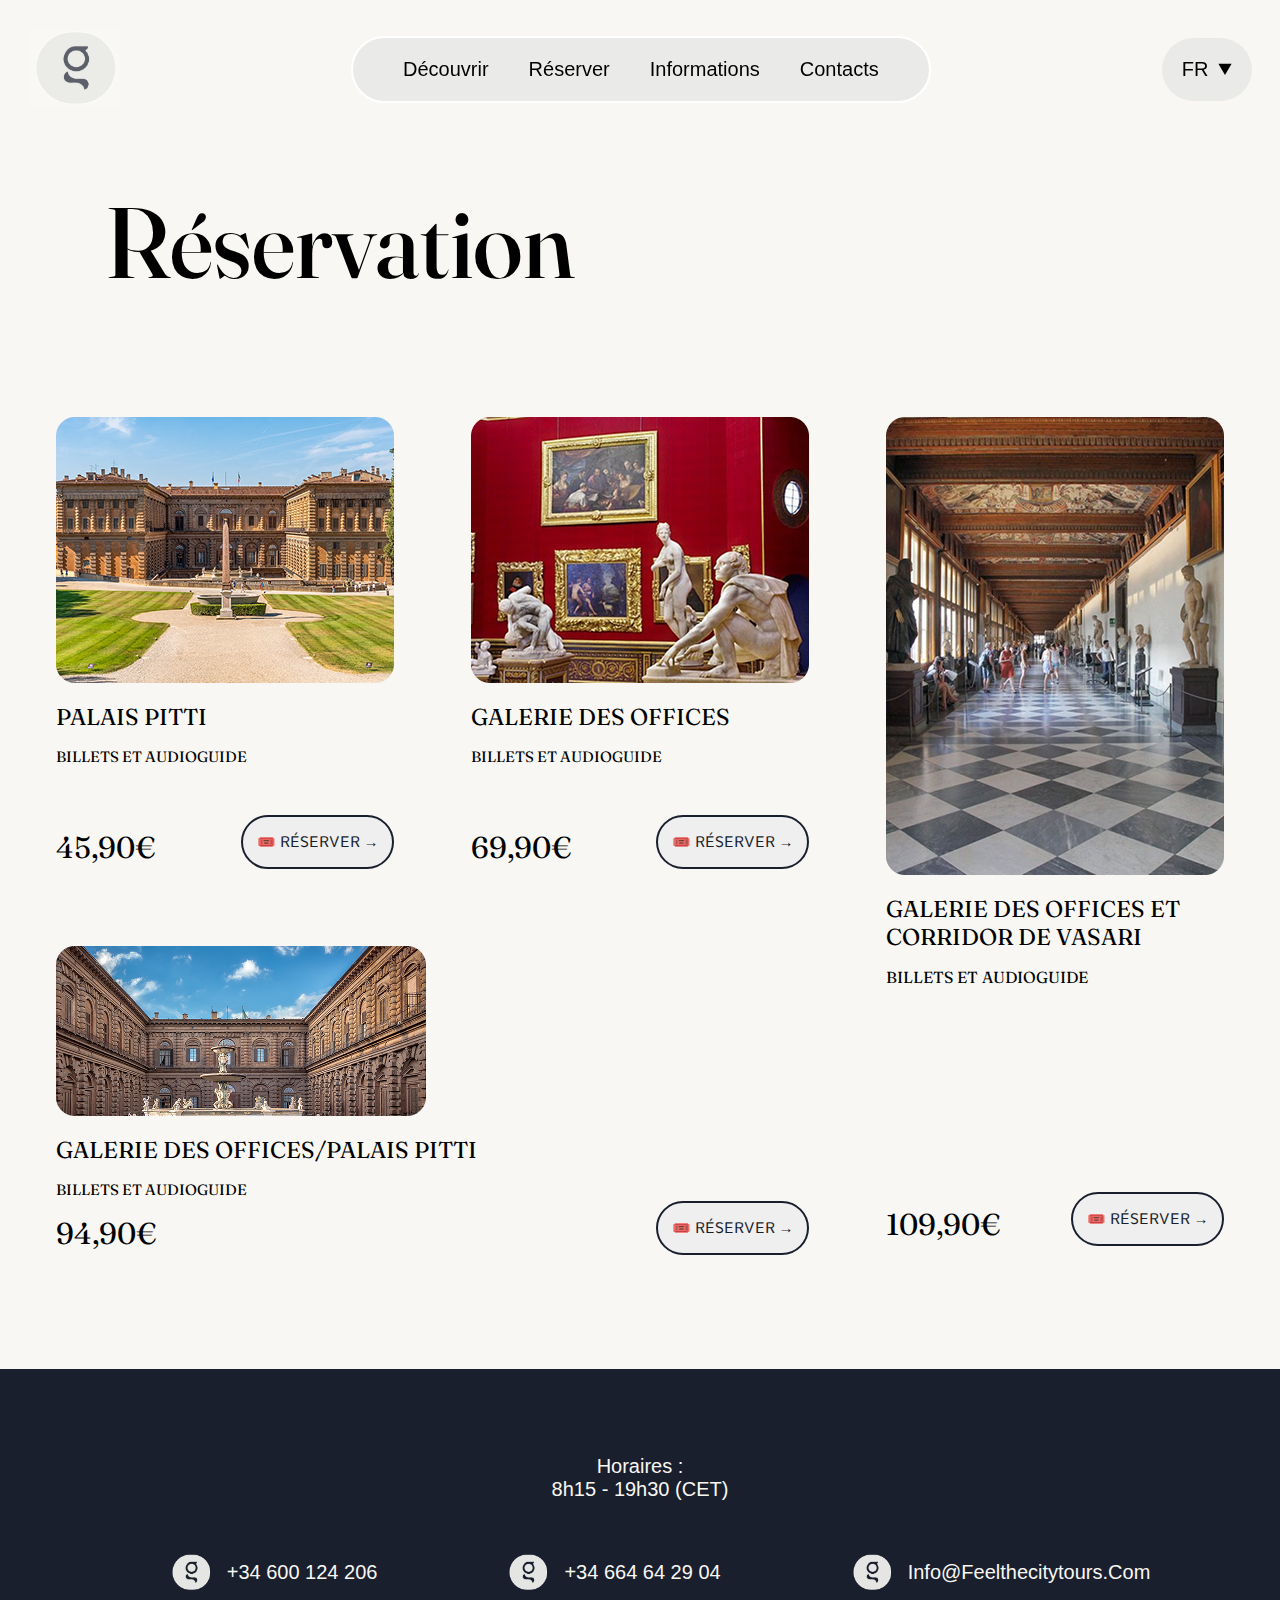
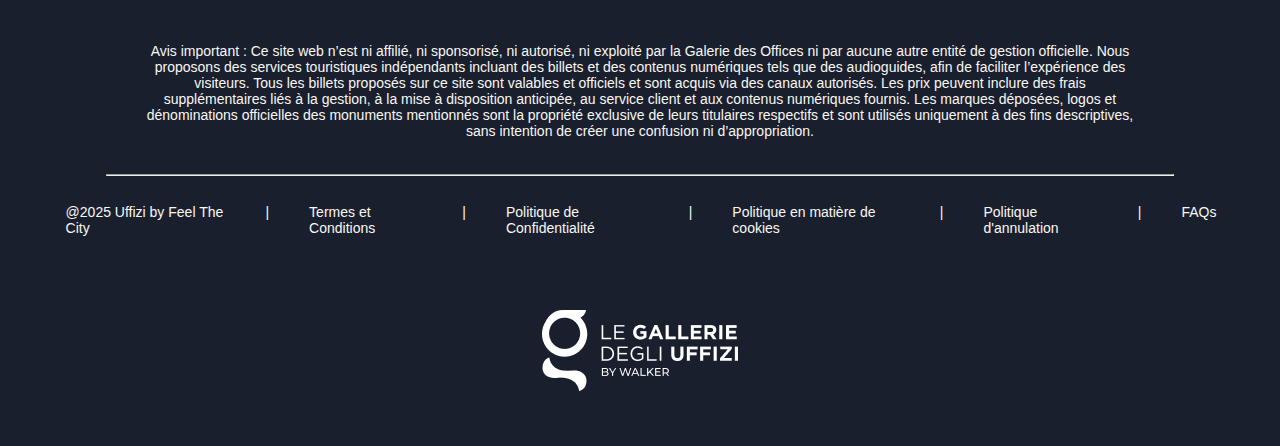
<file: reserver-propositions.html>
<!DOCTYPE html>
<html lang="en">
<head>
    <meta charset="UTF-8">
    <meta name="viewport" content="width=device-width, initial-scale=1.0">
    <link rel="stylesheet" type="text/css" href="/css/header.css" />
    <link rel="stylesheet" type="text/css" href="/css/reserver-propositions.css" />
    <link rel="stylesheet" type="text/css" href="/css/footer.css" />
    <link rel="preconnect" href="https://fonts.googleapis.com">
    <link rel="preconnect" href="https://fonts.gstatic.com" crossorigin>
    <link href="https://fonts.googleapis.com/css2?family=Comme:wght@400;500;600;700&display=swap" rel="stylesheet">
    <link href="https://fonts.googleapis.com/css2?family=Fraunces:opsz,wght@9..144,100..900&display=swap" rel="stylesheet">
    <title>Réservation</title>
</head>
<body>
    <header>

        <div class="logo">
            <a href="/html/index.html"><img src="/images/logo.png" alt="logo "class="logo-css"/></a>
        </div>


        <div class="menu">
            <ul class="menu-ul">
                <li><a href="/html/index.html"><button class="bouton-menu" type="button">Découvrir</button></a></li>
                <li><a href="/html/reserver-propositions.html"><button class="bouton-menu" type="button">Réserver</button></a></li>
                <li><a href="/html/informations.html"><button class="bouton-menu" type="button">Informations</button></a></li>
                <li><a href="/html/contacts.html"><button class="bouton-menu" type="button">Contacts</button></a></li>
            </ul>
        </div>

        <div class="langue">
            <select name="langue" id="langue-select">
                <option value="francais">FR</option>
                <option value="english">EN</option>
                <option value="espanol">ES</option>
                <option value="deutsch">DE</option>
            </select>
        </div>

    </header>
    <main>
        <div class="menu-deroulant">
            <select name="langue" class="menu-deroulant">
                <option value="defaut">|||</option>
                <option value="découvrir">Découvrir</option>
                <option value="réserver">Réserver</option>
                <option value="informations">Informations</option>
                <option value="contacts">Contacts</option>
            </select>
        </div>
        
        <div class="titre">
            <p>Réservation</p>
        </div>

        <div class="dispo-4-1">
            <div class="dispo-2-2">
                <div class="dispo-1-1">
                    <div class="pitti">
                        <img src="/images/f556a46f901d589a338a37fb22def4e7-15258-florence-palazzo-pitti---palatine-gallery-entry---boboli-gardens-tickets-02.jpg 1.png" alt="pitti" class="pitti-img"/>
                        <p class="titre-pitti titre-elements">PALAIS PITTI</p>
                        <p class="sous-titre-pitti sous-titre-elements">BILLETS ET AUDIOGUIDE</p>
                        <div class="prix-bouton-pitti prix-bouton-elements">
                            <p class="prix-pitti prix-elements">45,90€</p>
                            <a href="/html/reserver-selectionnee.html"><button class="bouton-pitti bouton-elements" type="button">🎟️ RÉSERVER →</button></a>
                        </div>
                    </div>
                    <div class="offices">
                        <img src="/images/03_2015_La_Tribuna-Lottatori-Apollino-Arrotino-Venere_de_Medici_opera_greca_Cleomene_di_Apollodoro-Galleria_degli_Uffizi_(Firenze)_Photo_Paolo_Villa_FOTO9235bisimg_0001 1.png" alt="offices"class="offices-img"/>
                        <p class="titre-offices titre-elements">GALERIE DES OFFICES</p>
                        <p class="sous-titre-offices sous-titre-elements">BILLETS ET AUDIOGUIDE</p>
                        <div class="prix-bouton-offices prix-bouton-elements">
                            <p class="prix-offices prix-elements">69,90€</p>
                            <a href="/html/reserver-selectionnee.html"><button class="bouton-offices bouton-elements" type="button">🎟️ RÉSERVER →</button></a>
                        </div>
                    </div>
                </div>
                <div class="offices-pitti">
                    <img src="/images/palais pitti 1.png" alt="offices-pitti" class="offices-pitti-img"/>
                    <p class="titre-offices-pitti titre-elements">GALERIE DES OFFICES/PALAIS PITTI</p>
                    <p class="sous-titre-offices-pitti sous-titre-elements">BILLETS ET AUDIOGUIDE</p>
                    <div class="prix-bouton-offices-pitti prix-bouton-elements">
                        <p class="prix-offices-pitti prix-elements">94,90€</p>
                        <a href="/html/reserver-selectionnee.html"><button class="bouton-offices-pitti bouton-elements" type="button">🎟️ RÉSERVER →</button></a>
                    </div>
                </div>
            </div>
            <div class="offices-corridor">
                <img src="/images/corridor de vasari 1.png" alt="offices-corridor "class="offices-corridor-img"/>
                <p class="titre-offices-corridor titre-elements">GALERIE DES OFFICES ET</br>CORRIDOR DE VASARI</p>
                <p class="sous-titre-offices-corridor" class="sous-titre-elements">BILLETS ET AUDIOGUIDE</p>
                <div class="prix-bouton-offices-corridor prix-bouton-elements">
                    <p class="prix-offices-corridor prix-elements">109,90€</p>
                    <a href="/html/reserver-selectionnee.html"><button class="bouton-offices-corridor bouton-elements" type="button">🎟️ RÉSERVER →</button></a>
                </div>
            </div>
        </div>

    </main>
    <footer>
        <div class="horaires">
            <p>Horaires : </br> 8h15 - 19h30 (CET)</p>
        </div>
        <div class="contacts">
            <ul class="contacts-ul">
                <li class="contacts-li">
                    <img src="/images/logo.png" alt="whatsapp-image "class="contacts-image"/>
                    <p>+34 600 124 206</p>
                </li>
                <li class="contacts-li">
                    <img src="/images/logo.png" alt="telephone-image "class="contacts-image"/>
                    <p>+34 664 64 29 04</p>
                </li>
                <li class="contacts-li">
                    <img src="/images/logo.png" alt="mail-image "class="contacts-image"/>
                    <p>Info@Feelthecitytours.Com</p>
                </li>
            </ul>
        </div>
        <div class="avis-important">
            <p>Avis important : Ce site web n’est ni affilié, ni sponsorisé, ni autorisé, ni exploité par la Galerie des Offices ni par aucune autre entité de gestion officielle. Nous proposons des services touristiques indépendants incluant des billets et des contenus numériques tels que des audioguides, afin de faciliter l’expérience des visiteurs. Tous les billets proposés sur ce site sont valables et officiels et sont acquis via des canaux autorisés. Les prix peuvent inclure des frais supplémentaires liés à la gestion, à la mise à disposition anticipée, au service client et aux contenus numériques fournis. Les marques déposées, logos et dénominations officielles des monuments mentionnés sont la propriété exclusive de leurs titulaires respectifs et sont utilisés uniquement à des fins descriptives, sans intention de créer une confusion ni d’appropriation.</p>
        </div>
        <hr class="separateur">
        <div class="liens">
            <ul class="liens-ul">
                <li>@2025 Uffizi by Feel The City</li>
                <li>|</li>
                <li>Termes et Conditions</li>
                <li>|</li>
                <li>Politique de Confidentialité</li>
                <li>|</li>
                <li>Politique en matière de cookies</li>
                <li>|</li>
                <li>Politique d'annulation </li>
                <li>|</li>
                <li>FAQs</li>
            </ul>
        </div>
        <div class="logo-footer">
            <img src="/images/logo_footer.png" alt="logo footer "class="logo-footer-css"/>
        </div>
    </footer>
</body>
</html>
</file>
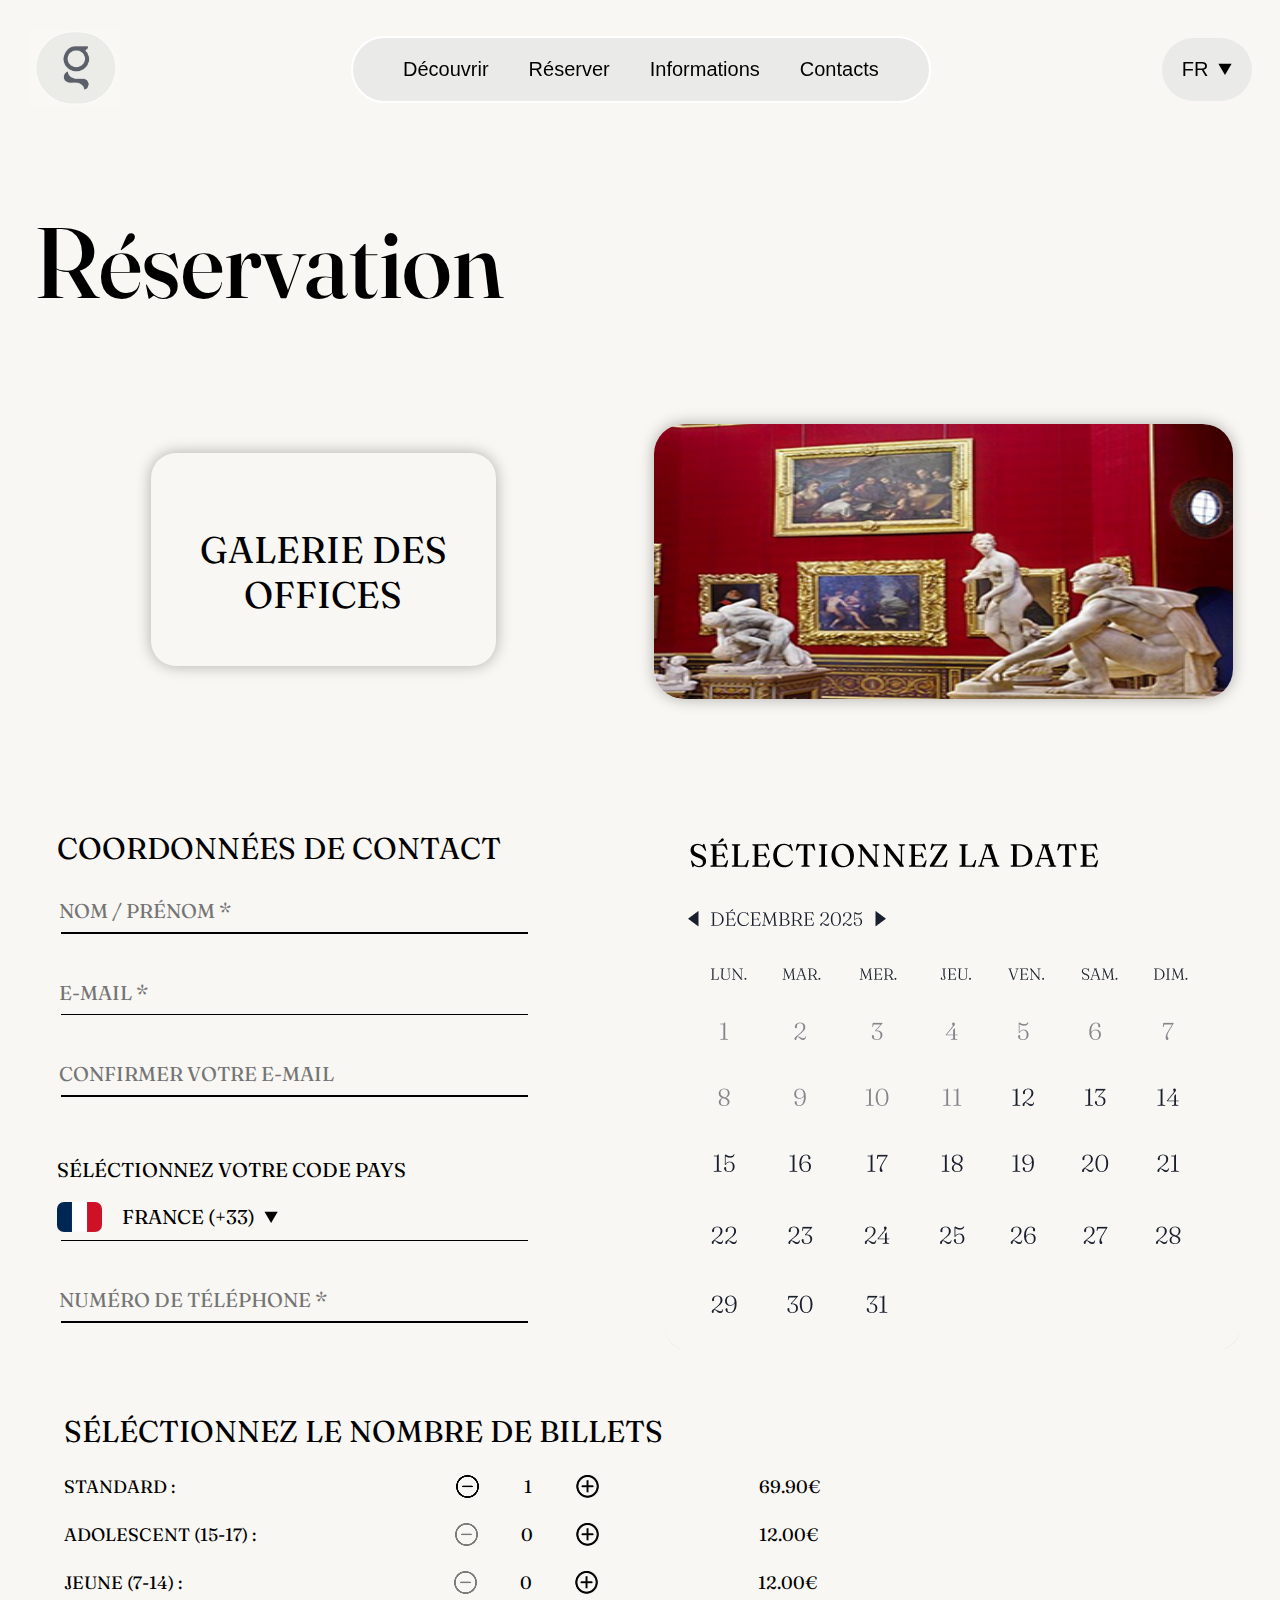
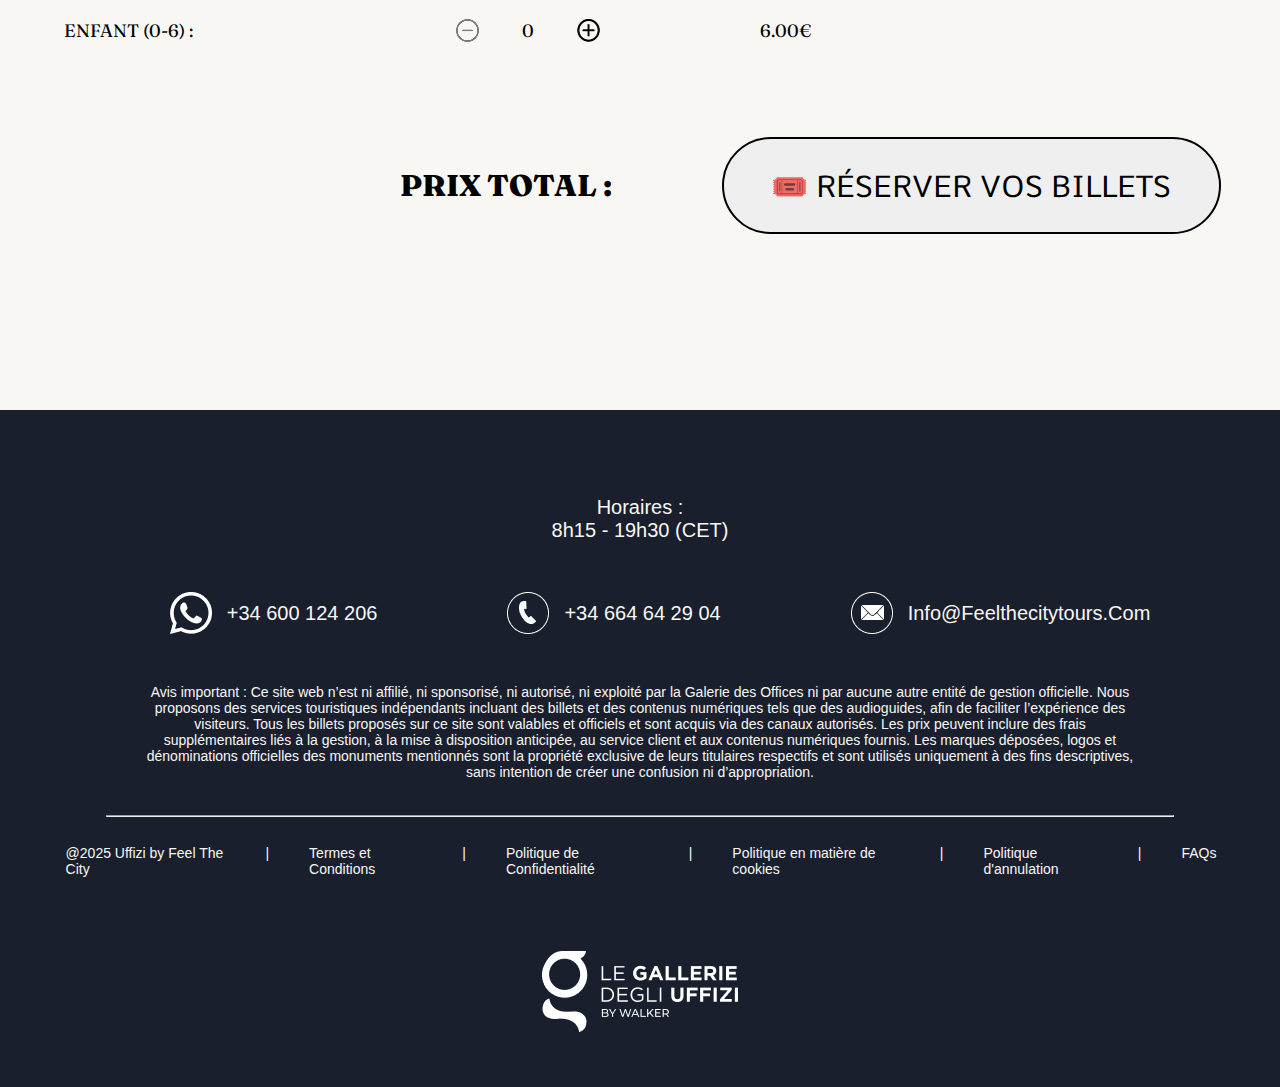
<file: reserver-selectionnee.html>
<!DOCTYPE html>
<html lang="en">
<head>
    <meta charset="UTF-8">
    <meta name="viewport" content="width=device-width, initial-scale=1.0">
    <link rel="stylesheet" type="text/css" href="/css/header.css" />
    <link rel="stylesheet" type="text/css" href="/css/reserver-selectionnee.css" />
    <link rel="stylesheet" type="text/css" href="/css/footer.css" />
    <link rel="preconnect" href="https://fonts.googleapis.com">
    <link rel="preconnect" href="https://fonts.gstatic.com" crossorigin>
    <link href="https://fonts.googleapis.com/css2?family=Comme:wght@400;500;600;700&display=swap" rel="stylesheet">
    <link href="https://fonts.googleapis.com/css2?family=Fraunces:opsz,wght@9..144,100..900&display=swap" rel="stylesheet">
    <title>Réservation</title>
</head>
<body>
    <header>

        <div class="logo">
            <a href="/index.html"><img src="/images/logo.png" alt="logo "class="logo-css"/></a>
        </div>


        <div class="menu">
            <ul class="menu-ul">
                <li><a href="/index.html"><button class="bouton-menu" type="button">Découvrir</button></a></li>
                <li><a href="/reserver-propositions.html"><button class="bouton-menu" type="button">Réserver</button></a></li>
                <li><a href="/informations.html"><button class="bouton-menu" type="button">Informations</button></a></li>
                <li><a href="/contacts.html"><button class="bouton-menu" type="button">Contacts</button></a></li>
            </ul>
        </div>

        <div class="langue">
            <select name="langue" id="langue-select">
                <option value="francais">FR</option>
                <option value="english">EN</option>
                <option value="espanol">ES</option>
                <option value="deutsch">DE</option>
            </select>
        </div>

    </header>
    <main>
        <div class="titre">
            <p>Réservation</p>
        </div>

        <div class="offices-image-contact-date">
            <div class="offices-image">
                <div class="offices">
                    <p class="titre-offices">GALERIE DES</br>OFFICES</p>
                </div>
                <div class="image">
                    <img src="/images/03_2015_La_Tribuna-Lottatori-Apollino-Arrotino-Venere_de_Medici_opera_greca_Cleomene_di_Apollodoro-Galleria_degli_Uffizi_(Firenze)_Photo_Paolo_Villa_FOTO9235bisimg_0001 1.png" alt="image "class="image-css"/>
                </div>
            </div>
            <div class="contact-date">
                <div class="contact">  
                    <p class="titre-contact">COORDONNÉES DE CONTACT</p>
                    <input type="nom-prenom" class="nom-prenom" name="nom-prenom" placeholder="NOM / PRÉNOM *">
                    <hr class="separateur-contact">
                    <input type="e-mail" class="e-mail" name="e-mail" placeholder="E-MAIL *">
                    <hr class="separateur-contact">
                    <input type="confirme-e-mail" class="confirme-e-mail" name="confirme-e-mail" placeholder="CONFIRMER VOTRE E-MAIL *">
                    <hr class="separateur-contact">
                    <p class="titre-pays">SÉLÉCTIONNEZ VOTRE CODE PAYS</p>
                    <div class="select-pays">
                        <img src="/images/france.png" alt="drapeau" class="drapeau-img"/>
                        <select name="liste-pays" class="liste-pays">
                            <option value="france">FRANCE (+33)</option>
                            <option value="angleterre">ANGLETERRE (+44)</option>
                            <option value="espagne">ESPAGNE (+34)</option>
                            <option value="allemagne">ALLEMAGNE (+49)</option>
                        </select>
                    </div> 
                    <hr class="separateur-contact">
                    <input type="num-tel" class="num-tel" name="num-tel" placeholder="NUMÉRO DE TÉLÉPHONE *">
                    <hr class="separateur-contact">
                </div>
                <div class="date">




                    <img src="/images/calendar.png" alt="calendrier" class="calendrier"/>






                </div>
            </div>
        </div>
        <div class="billets">
            <p class="titre-billets">SÉLÉCTIONNEZ LE NOMBRE DE BILLETS</p>
            <div class="liste-billets">
                <div class="standard-billets">
                    <p class="titre-standard-billets">STANDARD :</p>
                    <img src="/images/negatif.png" alt="symbole negatif" class="symbole-negatif symbole-negatif-standard"/>
                    <p class="nombre-standard-billets">1</p>
                    <img src="/images/positif.png" alt="symbole positif" class="symbole-positif symbole-positif-standard"/>
                    <p class="prix-standard-billets">69.90€</p>
                </div>
                <div class="adolescent-billets">
                    <p class="titre-adolescent-billets">ADOLESCENT (15-17) :</p>
                    <img src="/images/negatif.png" alt="symbole negatif" class="symbole-negatif symbole-negatif-adolescent"/>
                    <p class="nombre-adolescent-billets">0</p>
                    <img src="/images/positif.png" alt="symbole positif" class="symbole-positif symbole-positif-adolescent"/>
                    <p class="prix-adolescent-billets">12.00€</p>
                </div>
                <div class="jeune-billets">
                    <p class="titre-jeune-billets">JEUNE (7-14) :</p>
                    <img src="/images/negatif.png" alt="symbole negatif" class="symbole-negatif symbole-negatif-jeune"/>
                    <p class="nombre-jeune-billets">0</p>
                    <img src="/images/positif.png" alt="symbole positif" class="symbole-positif symbole-positif-jeune"/>
                    <p class="prix-jeune-billets">12.00€</p>
                </div>
                <div class="enfant-billets">
                    <p class="titre-enfant-billets">ENFANT (0-6) :</p>
                    <img src="/images/negatif.png" alt="symbole negatif" class="symbole-negatif symbole-negatif-enfant"/>
                    <p class="nombre-enfant-billets">0</p>
                    <img src="/images/positif.png" alt="symbole positif" class="symbole-positif symbole-positif-enfant"/>
                    <p class="prix-enfant-billets">6.00€</p>
                </div>
            </div>
        </div>
        <div class="prix-total">
            <p class="titre-prix-total">PRIX TOTAL :</p>
            <button class="bouton-prix-total" type="button">🎟️ RÉSERVER VOS BILLETS</button>
        </div>










    </main>
    <footer>
        <div class="horaires">
            <p>Horaires : </br> 8h15 - 19h30 (CET)</p>
        </div>
        <div class="contacts">
            <ul class="contacts-ul">
                <li class="contacts-li">
                    <img src="/images/whatsapp-logo.png" alt="whatsapp-image "class="contacts-image"/>
                    <p>+34 600 124 206</p>
                </li>
                <li class="contacts-li">
                    <img src="/images/telephone-logo.png" alt="telephone-image "class="contacts-image"/>
                    <p>+34 664 64 29 04</p>
                </li>
                <li class="contacts-li">
                    <img src="/images/mail-logo.png" alt="mail-image "class="contacts-image"/>
                    <p>Info@Feelthecitytours.Com</p>
                </li>
            </ul>
        </div>
        <div class="avis-important">
            <p>Avis important : Ce site web n’est ni affilié, ni sponsorisé, ni autorisé, ni exploité par la Galerie des Offices ni par aucune autre entité de gestion officielle. Nous proposons des services touristiques indépendants incluant des billets et des contenus numériques tels que des audioguides, afin de faciliter l’expérience des visiteurs. Tous les billets proposés sur ce site sont valables et officiels et sont acquis via des canaux autorisés. Les prix peuvent inclure des frais supplémentaires liés à la gestion, à la mise à disposition anticipée, au service client et aux contenus numériques fournis. Les marques déposées, logos et dénominations officielles des monuments mentionnés sont la propriété exclusive de leurs titulaires respectifs et sont utilisés uniquement à des fins descriptives, sans intention de créer une confusion ni d’appropriation.</p>
        </div>
        <hr class="separateur">
        <div class="liens">
            <ul class="liens-ul">
                <li>@2025 Uffizi by Feel The City</li>
                <li>|</li>
                <li>Termes et Conditions</li>
                <li>|</li>
                <li>Politique de Confidentialité</li>
                <li>|</li>
                <li>Politique en matière de cookies</li>
                <li>|</li>
                <li>Politique d'annulation </li>
                <li>|</li>
                <li>FAQs</li>
            </ul>
        </div>
        <div class="logo-footer">
            <img src="/images/logo_footer.png" alt="logo footer "class="logo-footer-css"/>
        </div>
    </footer>
</body>
</html>
</file>
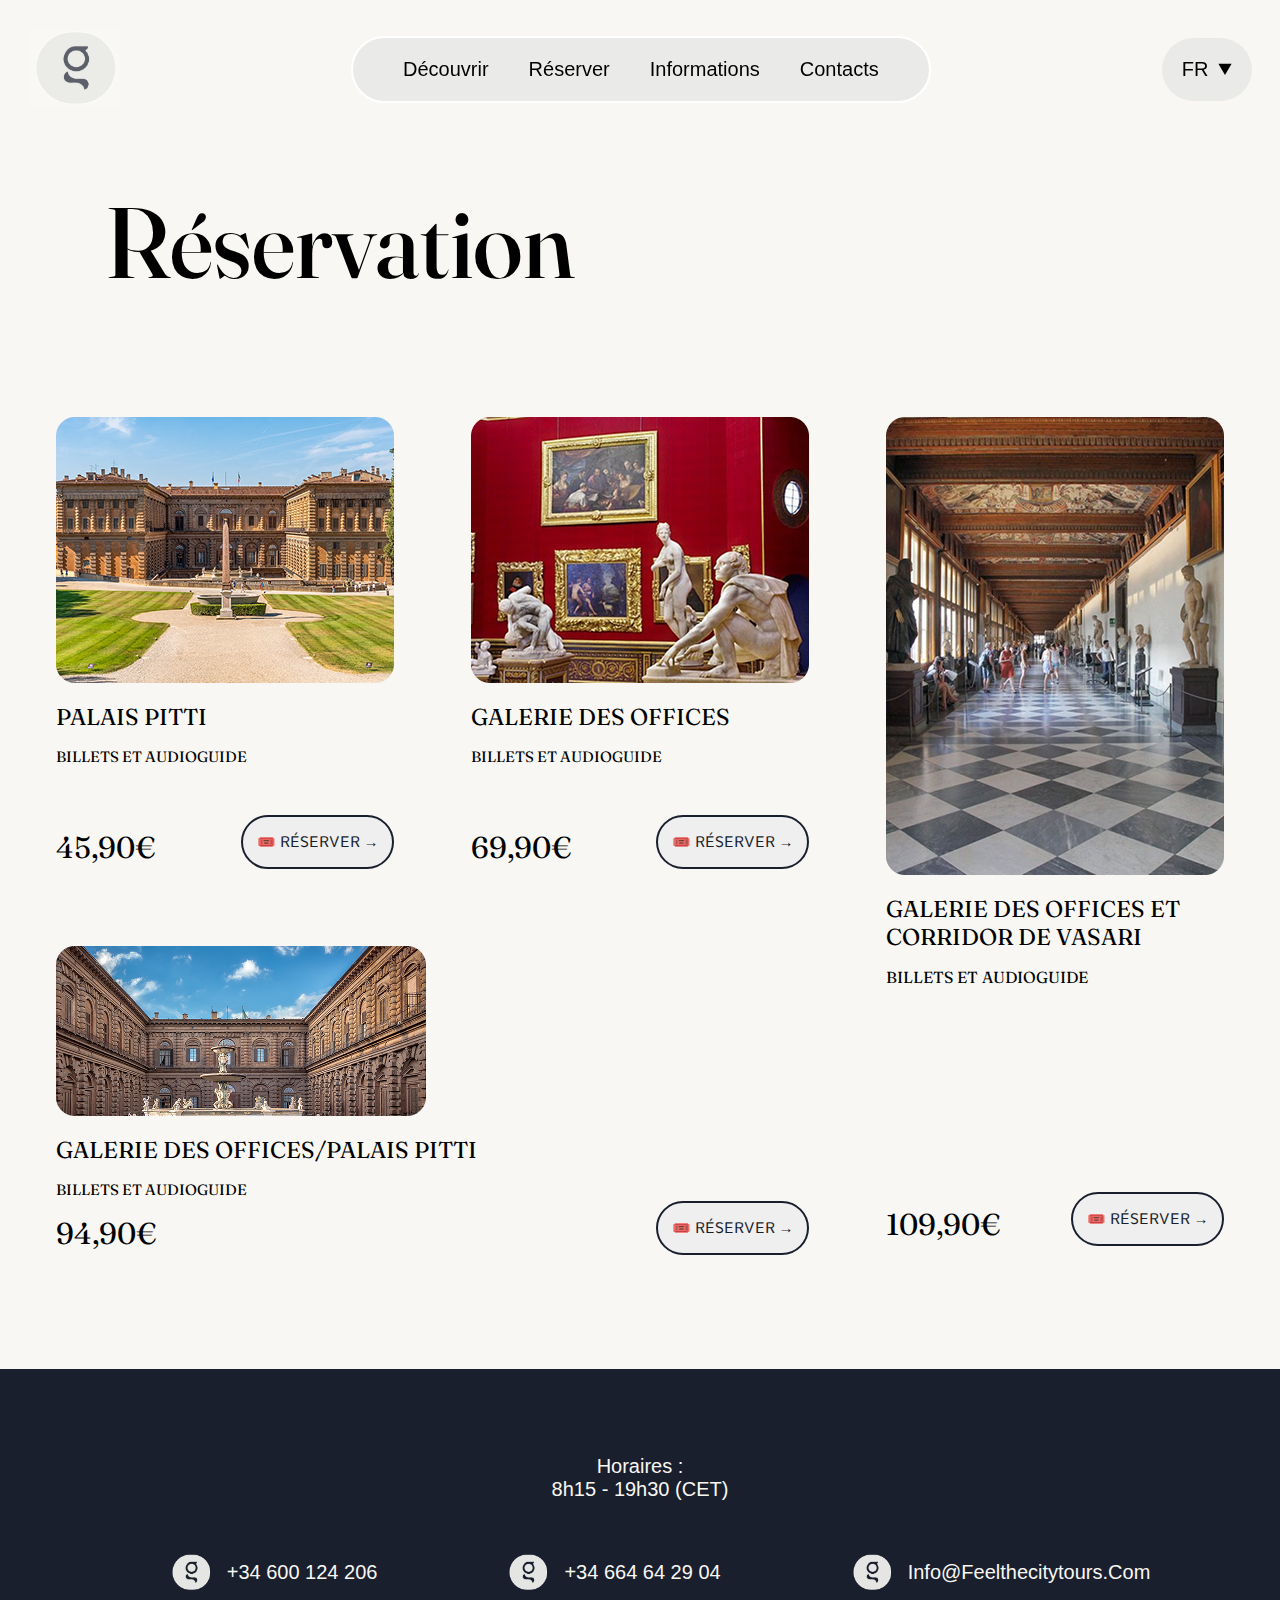
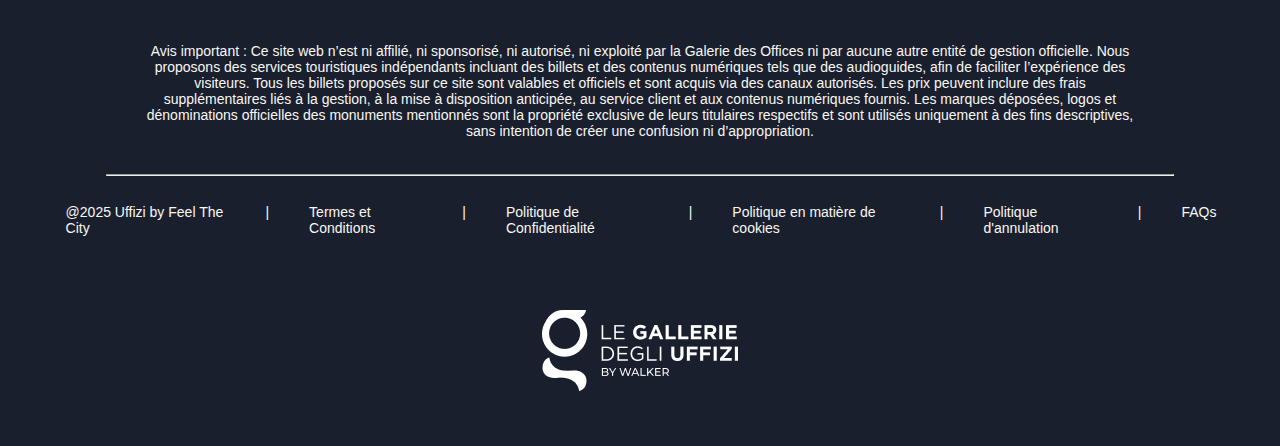
<file: html/reserver-propositions.html>
<!DOCTYPE html>
<html lang="en">
<head>
    <meta charset="UTF-8">
    <meta name="viewport" content="width=device-width, initial-scale=1.0">
    <link rel="stylesheet" type="text/css" href="/css/header.css" />
    <link rel="stylesheet" type="text/css" href="/css/reserver-propositions.css" />
    <link rel="stylesheet" type="text/css" href="/css/footer.css" />
    <link rel="preconnect" href="https://fonts.googleapis.com">
    <link rel="preconnect" href="https://fonts.gstatic.com" crossorigin>
    <link href="https://fonts.googleapis.com/css2?family=Comme:wght@400;500;600;700&display=swap" rel="stylesheet">
    <link href="https://fonts.googleapis.com/css2?family=Fraunces:wght@400;700&display=swap" rel="stylesheet">
    <title>Réservation</title>
</head>
<body>
    <header>

        <div class="logo">
            <a href="/html/index.html"><img src="/images/logo.png" alt="logo "class="logo-css"/></a>
        </div>


        <div class="menu">
            <ul class="menu-ul">
                <li><a href="/html/index.html"><button class="bouton-menu" type="button">Découvrir</button></a></li>
                <li><a href="/html/reserver-propositions.html"><button class="bouton-menu" type="button">Réserver</button></a></li>
                <li><a href="/html/informations.html"><button class="bouton-menu" type="button">Informations</button></a></li>
                <li><a href="/html/contacts.html"><button class="bouton-menu" type="button">Contacts</button></a></li>
            </ul>
        </div>

        <div class="langue">
            <select name="langue" id="langue-select">
                <option value="francais">FR</option>
                <option value="english">EN</option>
                <option value="espanol">ES</option>
                <option value="deutsch">DE</option>
            </select>
        </div>

    </header>
    <main>
        <div class="menu-deroulant">
            <select name="langue" class="menu-deroulant">
                <option value="defaut">|||</option>
                <option value="découvrir">Découvrir</option>
                <option value="réserver">Réserver</option>
                <option value="informations">Informations</option>
                <option value="contacts">Contacts</option>
            </select>
        </div>
        
        <div class="titre">
            <p>Réservation</p>
        </div>

        <div class="dispo-4-1">
            <div class="dispo-2-2">
                <div class="dispo-1-1">
                    <div class="pitti">
                        <img src="/images/f556a46f901d589a338a37fb22def4e7-15258-florence-palazzo-pitti---palatine-gallery-entry---boboli-gardens-tickets-02.jpg 1.png" alt="pitti" class="pitti-img"/>
                        <p class="titre-pitti titre-elements">PALAIS PITTI</p>
                        <p class="sous-titre-pitti sous-titre-elements">BILLETS ET AUDIOGUIDE</p>
                        <div class="prix-bouton-pitti prix-bouton-elements">
                            <p class="prix-pitti prix-elements">45,90€</p>
                            <a href="/html/reserver-selectionnee.html"><button class="bouton-pitti bouton-elements" type="button">🎟️ RÉSERVER →</button></a>
                        </div>
                    </div>
                    <div class="offices">
                        <img src="/images/03_2015_La_Tribuna-Lottatori-Apollino-Arrotino-Venere_de_Medici_opera_greca_Cleomene_di_Apollodoro-Galleria_degli_Uffizi_(Firenze)_Photo_Paolo_Villa_FOTO9235bisimg_0001 1.png" alt="offices"class="offices-img"/>
                        <p class="titre-offices titre-elements">GALERIE DES OFFICES</p>
                        <p class="sous-titre-offices sous-titre-elements">BILLETS ET AUDIOGUIDE</p>
                        <div class="prix-bouton-offices prix-bouton-elements">
                            <p class="prix-offices prix-elements">69,90€</p>
                            <a href="/html/reserver-selectionnee.html"><button class="bouton-offices bouton-elements" type="button">🎟️ RÉSERVER →</button></a>
                        </div>
                    </div>
                </div>
                <div class="offices-pitti">
                    <img src="/images/palais pitti 1.png" alt="offices-pitti" class="offices-pitti-img"/>
                    <p class="titre-offices-pitti titre-elements">GALERIE DES OFFICES/PALAIS PITTI</p>
                    <p class="sous-titre-offices-pitti sous-titre-elements">BILLETS ET AUDIOGUIDE</p>
                    <div class="prix-bouton-offices-pitti prix-bouton-elements">
                        <p class="prix-offices-pitti prix-elements">94,90€</p>
                        <a href="/html/reserver-selectionnee.html"><button class="bouton-offices-pitti bouton-elements" type="button">🎟️ RÉSERVER →</button></a>
                    </div>
                </div>
            </div>
            <div class="offices-corridor">
                <img src="/images/corridor de vasari 1.png" alt="offices-corridor "class="offices-corridor-img"/>
                <p class="titre-offices-corridor titre-elements">GALERIE DES OFFICES ET</br>CORRIDOR DE VASARI</p>
                <p class="sous-titre-offices-corridor" class="sous-titre-elements">BILLETS ET AUDIOGUIDE</p>
                <div class="prix-bouton-offices-corridor prix-bouton-elements">
                    <p class="prix-offices-corridor prix-elements">109,90€</p>
                    <a href="/html/reserver-selectionnee.html"><button class="bouton-offices-corridor bouton-elements" type="button">🎟️ RÉSERVER →</button></a>
                </div>
            </div>
        </div>

    </main>
    <footer>
        <div class="horaires">
            <p>Horaires : </br> 8h15 - 19h30 (CET)</p>
        </div>
        <div class="contacts">
            <ul class="contacts-ul">
                <li class="contacts-li">
                    <img src="/images/logo.png" alt="whatsapp-image "class="contacts-image"/>
                    <p>+34 600 124 206</p>
                </li>
                <li class="contacts-li">
                    <img src="/images/logo.png" alt="telephone-image "class="contacts-image"/>
                    <p>+34 664 64 29 04</p>
                </li>
                <li class="contacts-li">
                    <img src="/images/logo.png" alt="mail-image "class="contacts-image"/>
                    <p>Info@Feelthecitytours.Com</p>
                </li>
            </ul>
        </div>
        <div class="avis-important">
            <p>Avis important : Ce site web n’est ni affilié, ni sponsorisé, ni autorisé, ni exploité par la Galerie des Offices ni par aucune autre entité de gestion officielle. Nous proposons des services touristiques indépendants incluant des billets et des contenus numériques tels que des audioguides, afin de faciliter l’expérience des visiteurs. Tous les billets proposés sur ce site sont valables et officiels et sont acquis via des canaux autorisés. Les prix peuvent inclure des frais supplémentaires liés à la gestion, à la mise à disposition anticipée, au service client et aux contenus numériques fournis. Les marques déposées, logos et dénominations officielles des monuments mentionnés sont la propriété exclusive de leurs titulaires respectifs et sont utilisés uniquement à des fins descriptives, sans intention de créer une confusion ni d’appropriation.</p>
        </div>
        <hr class="separateur">
        <div class="liens">
            <ul class="liens-ul">
                <li>@2025 Uffizi by Feel The City</li>
                <li>|</li>
                <li>Termes et Conditions</li>
                <li>|</li>
                <li>Politique de Confidentialité</li>
                <li>|</li>
                <li>Politique en matière de cookies</li>
                <li>|</li>
                <li>Politique d'annulation </li>
                <li>|</li>
                <li>FAQs</li>
            </ul>
        </div>
        <div class="logo-footer">
            <img src="/images/logo_footer.png" alt="logo footer "class="logo-footer-css"/>
        </div>
    </footer>
</body>
</html>
</file>
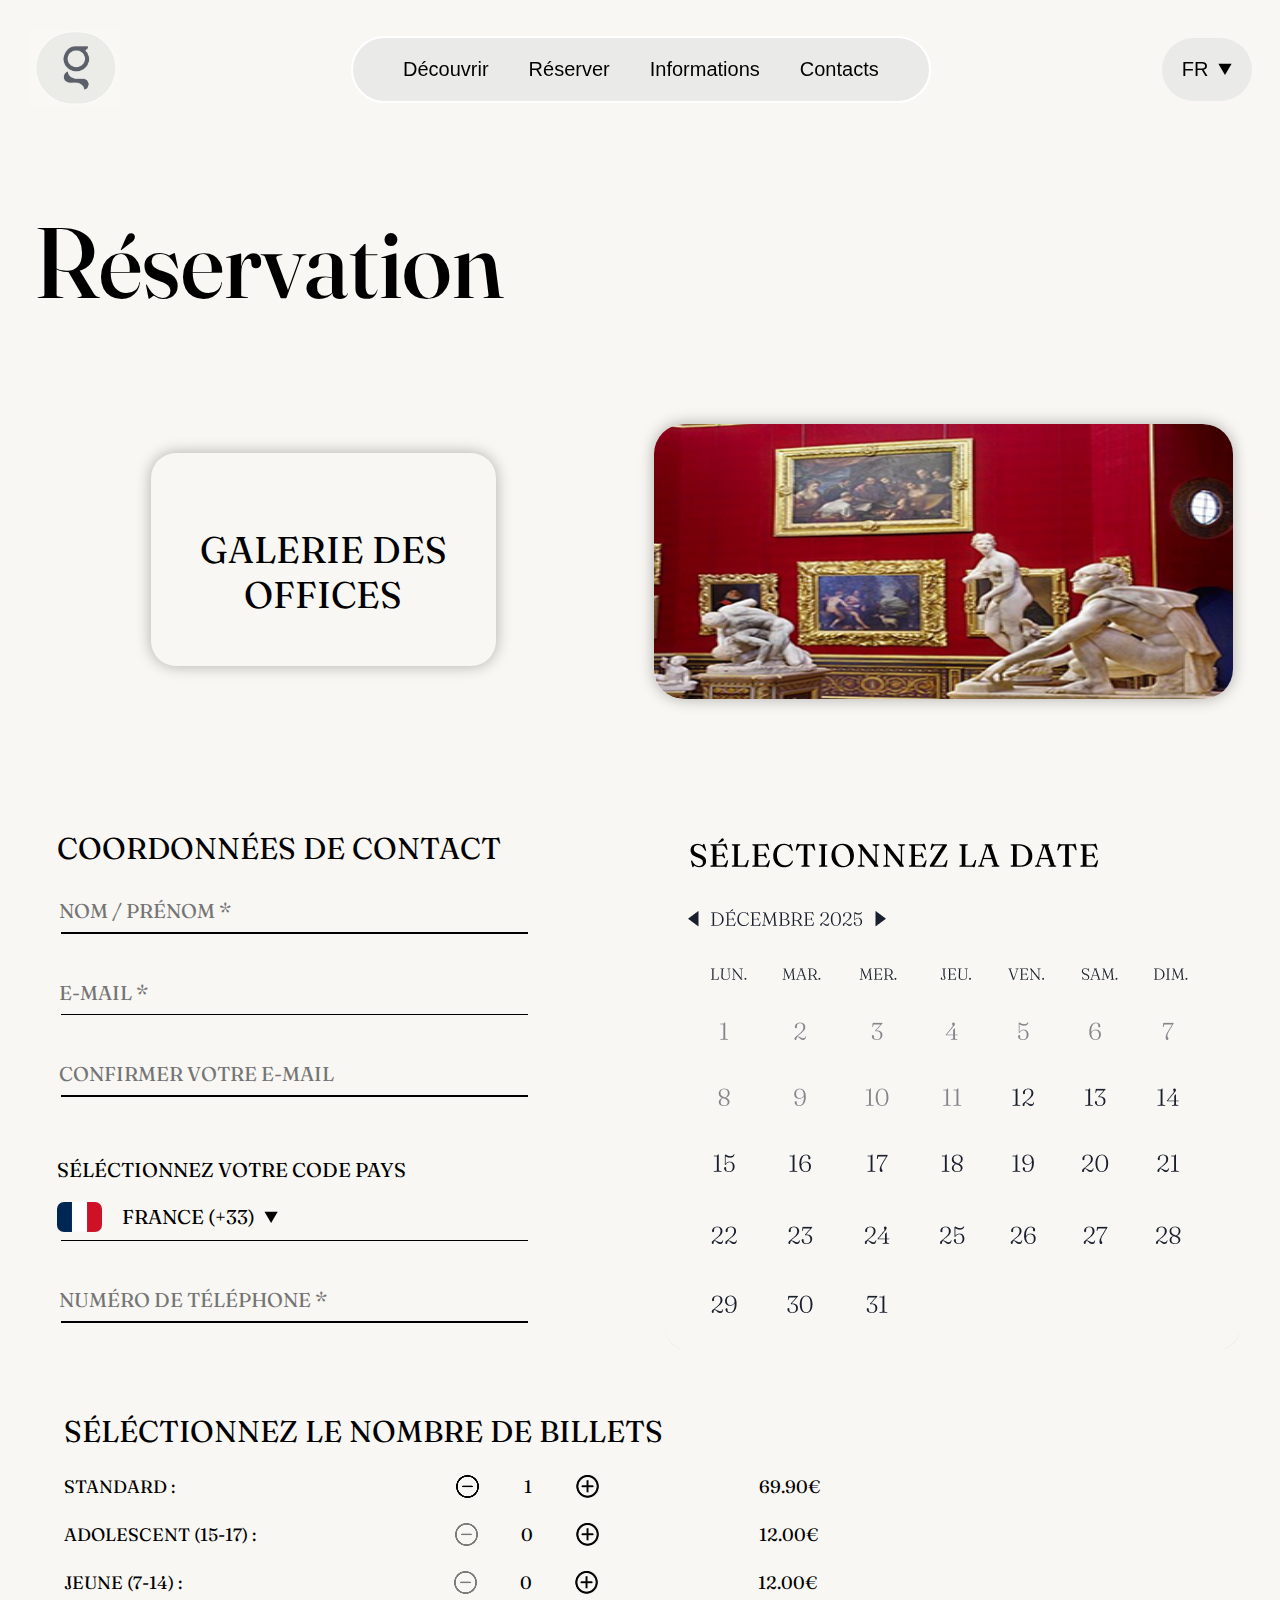
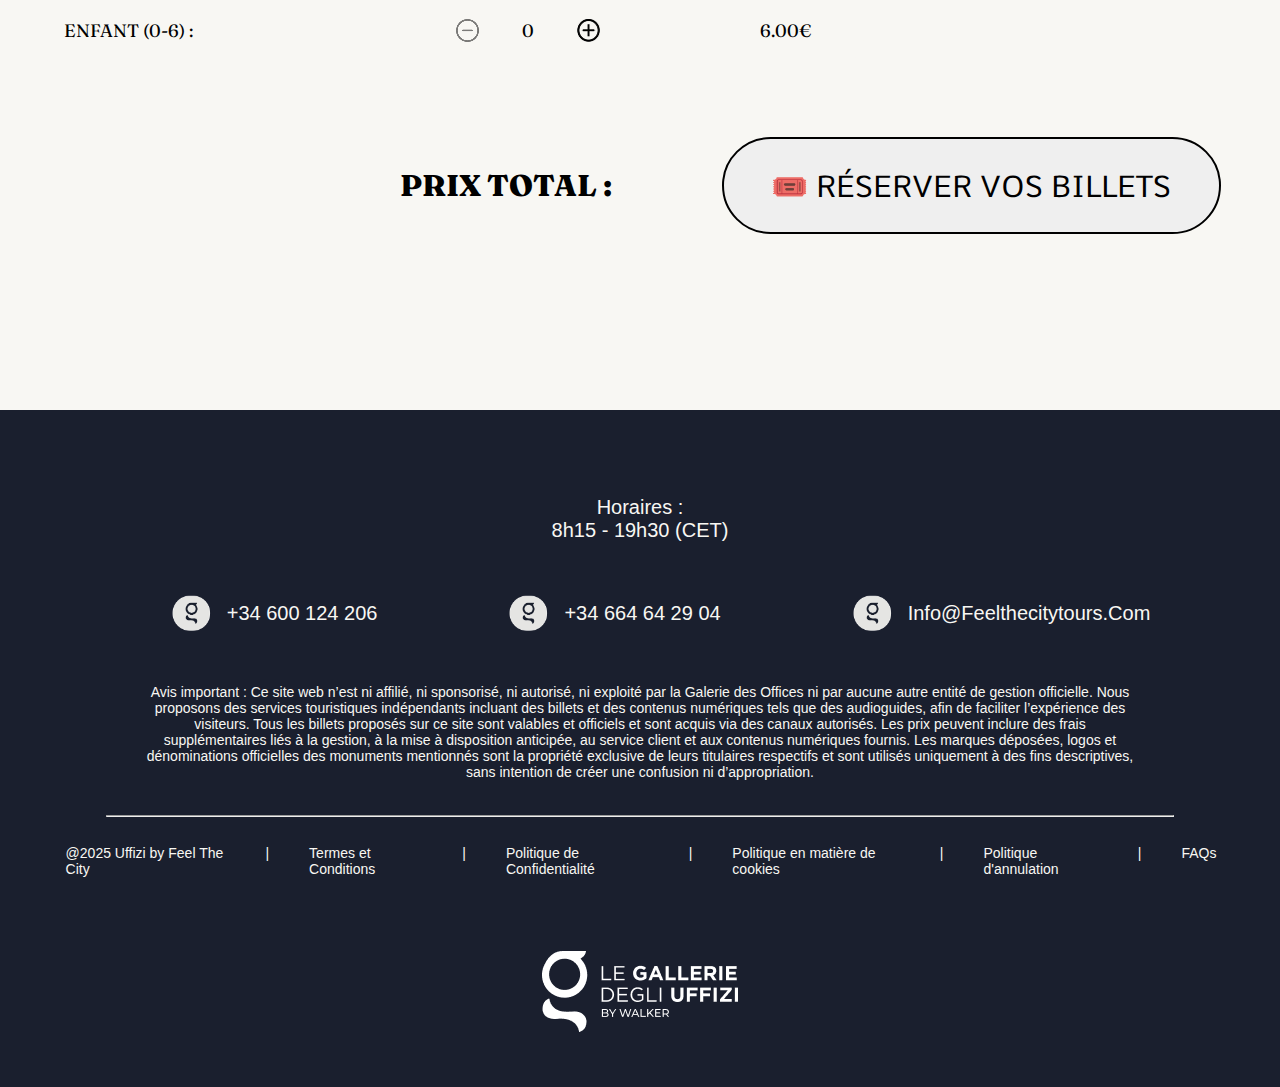
<file: html/reserver-selectionnee.html>
<!DOCTYPE html>
<html lang="en">
<head>
    <meta charset="UTF-8">
    <meta name="viewport" content="width=device-width, initial-scale=1.0">
    <link rel="stylesheet" type="text/css" href="/css/header.css" />
    <link rel="stylesheet" type="text/css" href="/css/reserver-selectionnee.css" />
    <link rel="stylesheet" type="text/css" href="/css/footer.css" />
    <link rel="preconnect" href="https://fonts.googleapis.com">
    <link rel="preconnect" href="https://fonts.gstatic.com" crossorigin>
    <link href="https://fonts.googleapis.com/css2?family=Comme:wght@400;500;600;700&display=swap" rel="stylesheet">
    <link href="https://fonts.googleapis.com/css2?family=Fraunces:wght@400;700&display=swap" rel="stylesheet">
    <title>Réservation</title>
</head>
<body>
    <header>

        <div class="logo">
            <a href="/html/index.html"><img src="/images/logo.png" alt="logo "class="logo-css"/></a>
        </div>


        <div class="menu">
            <ul class="menu-ul">
                <li><a href="/html/index.html"><button class="bouton-menu" type="button">Découvrir</button></a></li>
                <li><a href="/html/reserver-propositions.html"><button class="bouton-menu" type="button">Réserver</button></a></li>
                <li><a href="/html/informations.html"><button class="bouton-menu" type="button">Informations</button></a></li>
                <li><a href="/html/contacts.html"><button class="bouton-menu" type="button">Contacts</button></a></li>
            </ul>
        </div>

        <div class="langue">
            <select name="langue" id="langue-select">
                <option value="francais">FR</option>
                <option value="english">EN</option>
                <option value="espanol">ES</option>
                <option value="deutsch">DE</option>
            </select>
        </div>

    </header>
    <main>
        <div class="titre">
            <p>Réservation</p>
        </div>

        <div class="offices-image-contact-date">
            <div class="offices-image">
                <div class="offices">
                    <p class="titre-offices">GALERIE DES</br>OFFICES</p>
                </div>
                <div class="image">
                    <img src="/images/03_2015_La_Tribuna-Lottatori-Apollino-Arrotino-Venere_de_Medici_opera_greca_Cleomene_di_Apollodoro-Galleria_degli_Uffizi_(Firenze)_Photo_Paolo_Villa_FOTO9235bisimg_0001 1.png" alt="image "class="image-css"/>
                </div>
            </div>
            <div class="contact-date">
                <div class="contact">  
                    <p class="titre-contact">COORDONNÉES DE CONTACT</p>
                    <input type="nom-prenom" class="nom-prenom" name="nom-prenom" placeholder="NOM / PRÉNOM *">
                    <hr class="separateur-contact">
                    <input type="e-mail" class="e-mail" name="e-mail" placeholder="E-MAIL *">
                    <hr class="separateur-contact">
                    <input type="confirme-e-mail" class="confirme-e-mail" name="confirme-e-mail" placeholder="CONFIRMER VOTRE E-MAIL *">
                    <hr class="separateur-contact">
                    <p class="titre-pays">SÉLÉCTIONNEZ VOTRE CODE PAYS</p>
                    <div class="select-pays">
                        <img src="/images/france.png" alt="drapeau" class="drapeau-img"/>
                        <select name="liste-pays" class="liste-pays">
                            <option value="france">FRANCE (+33)</option>
                            <option value="angleterre">ANGLETERRE (+44)</option>
                            <option value="espagne">ESPAGNE (+34)</option>
                            <option value="allemagne">ALLEMAGNE (+49)</option>
                        </select>
                    </div> 
                    <hr class="separateur-contact">
                    <input type="num-tel" class="num-tel" name="num-tel" placeholder="NUMÉRO DE TÉLÉPHONE *">
                    <hr class="separateur-contact">
                </div>
                <div class="date">




                    <img src="/images/calendar.png" alt="calendrier" class="calendrier"/>






                </div>
            </div>
        </div>
        <div class="billets">
            <p class="titre-billets">SÉLÉCTIONNEZ LE NOMBRE DE BILLETS</p>
            <div class="liste-billets">
                <div class="standard-billets">
                    <p class="titre-standard-billets">STANDARD :</p>
                    <img src="/images/negatif.png" alt="symbole negatif" class="symbole-negatif symbole-negatif-standard"/>
                    <p class="nombre-standard-billets">1</p>
                    <img src="/images/positif.png" alt="symbole positif" class="symbole-positif symbole-positif-standard"/>
                    <p class="prix-standard-billets">69.90€</p>
                </div>
                <div class="adolescent-billets">
                    <p class="titre-adolescent-billets">ADOLESCENT (15-17) :</p>
                    <img src="/images/negatif.png" alt="symbole negatif" class="symbole-negatif symbole-negatif-adolescent"/>
                    <p class="nombre-adolescent-billets">0</p>
                    <img src="/images/positif.png" alt="symbole positif" class="symbole-positif symbole-positif-adolescent"/>
                    <p class="prix-adolescent-billets">12.00€</p>
                </div>
                <div class="jeune-billets">
                    <p class="titre-jeune-billets">JEUNE (7-14) :</p>
                    <img src="/images/negatif.png" alt="symbole negatif" class="symbole-negatif symbole-negatif-jeune"/>
                    <p class="nombre-jeune-billets">0</p>
                    <img src="/images/positif.png" alt="symbole positif" class="symbole-positif symbole-positif-jeune"/>
                    <p class="prix-jeune-billets">12.00€</p>
                </div>
                <div class="enfant-billets">
                    <p class="titre-enfant-billets">ENFANT (0-6) :</p>
                    <img src="/images/negatif.png" alt="symbole negatif" class="symbole-negatif symbole-negatif-enfant"/>
                    <p class="nombre-enfant-billets">0</p>
                    <img src="/images/positif.png" alt="symbole positif" class="symbole-positif symbole-positif-enfant"/>
                    <p class="prix-enfant-billets">6.00€</p>
                </div>
            </div>
        </div>
        <div class="prix-total">
            <p class="titre-prix-total">PRIX TOTAL :</p>
            <button class="bouton-prix-total" type="button">🎟️ RÉSERVER VOS BILLETS</button>
        </div>










    </main>
    <footer>
        <div class="horaires">
            <p>Horaires : </br> 8h15 - 19h30 (CET)</p>
        </div>
        <div class="contacts">
            <ul class="contacts-ul">
                <li class="contacts-li">
                    <img src="/images/logo.png" alt="whatsapp-image "class="contacts-image"/>
                    <p>+34 600 124 206</p>
                </li>
                <li class="contacts-li">
                    <img src="/images/logo.png" alt="telephone-image "class="contacts-image"/>
                    <p>+34 664 64 29 04</p>
                </li>
                <li class="contacts-li">
                    <img src="/images/logo.png" alt="mail-image "class="contacts-image"/>
                    <p>Info@Feelthecitytours.Com</p>
                </li>
            </ul>
        </div>
        <div class="avis-important">
            <p>Avis important : Ce site web n’est ni affilié, ni sponsorisé, ni autorisé, ni exploité par la Galerie des Offices ni par aucune autre entité de gestion officielle. Nous proposons des services touristiques indépendants incluant des billets et des contenus numériques tels que des audioguides, afin de faciliter l’expérience des visiteurs. Tous les billets proposés sur ce site sont valables et officiels et sont acquis via des canaux autorisés. Les prix peuvent inclure des frais supplémentaires liés à la gestion, à la mise à disposition anticipée, au service client et aux contenus numériques fournis. Les marques déposées, logos et dénominations officielles des monuments mentionnés sont la propriété exclusive de leurs titulaires respectifs et sont utilisés uniquement à des fins descriptives, sans intention de créer une confusion ni d’appropriation.</p>
        </div>
        <hr class="separateur">
        <div class="liens">
            <ul class="liens-ul">
                <li>@2025 Uffizi by Feel The City</li>
                <li>|</li>
                <li>Termes et Conditions</li>
                <li>|</li>
                <li>Politique de Confidentialité</li>
                <li>|</li>
                <li>Politique en matière de cookies</li>
                <li>|</li>
                <li>Politique d'annulation </li>
                <li>|</li>
                <li>FAQs</li>
            </ul>
        </div>
        <div class="logo-footer">
            <img src="/images/logo_footer.png" alt="logo footer "class="logo-footer-css"/>
        </div>
    </footer>
</body>
</html>
</file>
<file: css/header.css>
header {
    background-color: transparent;
    display: flex;
    justify-content: space-between;
    align-items: center;
    padding-left: 30px;
    padding-top: 20px;
    padding-right: 30px;
    position: fixed;
    top: 0;  
    left: 0; 
    width: 97%;
    z-index: 2; 
}

.menu-deroulant {
    display: none;
}


.logo-css {
    width: 90px;
    border-width: 2px; 
    backdrop-filter: blur(2px);
    opacity: 0.7;
}

.menu-ul {
    display: flex;
    list-style: none;
    background-color: rgba(228, 228, 228, 0.7);
    padding-right: 30px;
    padding-left: 30px;
    border-radius: 45px;
    border-width: 2px; 
    border-style: solid;
    border-color: rgb(255, 255, 255);
    backdrop-filter: blur(2px);
}





.bouton-menu {
    background-color: rgba(228, 228, 228, 0);
    padding: 20px;
    color: black;
    border: 0px;
    font-size: 20px;
    border-radius: 45px;
    transition: background-color 0.2s;
    font-family: 'Segoe UI', Tahoma, Geneva, Verdana, sans-serif;
}

.bouton-menu:hover {
    color: rgb(228, 228, 228);
    background-color: rgb(26, 31, 46);
}

select {
    background-color: rgba(228, 228, 228, 0.7);
    border: 0px;
    padding: 20px;
    margin-right: 20px;
    border-radius: 45px;
    appearance: base-select;
    font-size: 20px;
    font-family: 'Segoe UI', Tahoma, Geneva, Verdana, sans-serif;
    backdrop-filter: blur(2px);
}




@media screen and (max-width: 600px) {

    .logo-css {
        width: 75px;
        border-width: 2px; 
        backdrop-filter: blur(2px);
        opacity: 0.7;
    }

    select {
        margin-right: 40px;
    }

    .langue {
        display: none;
    }

    .menu-deroulant {
        display: block;
        position: fixed;
        top: 0;  
        left: 0; 
        margin-top: 20px;
        z-index: 4;
        margin-left: 82%;
    }

    .menu-deroulant-liste {
        padding: 10px;
        font-size: 30px;
        text-align: center;
    }

    .menu-ul {
        display: none;
    }

}
</file>
<file: css/decouvrir.css>
body {
    background-color: rgb(248, 247, 243);
    margin: 0;
    display: flex;
    min-height: 100vh;
    flex-direction: column;
    justify-content: space-between;
    font-family: Fraunces;
}


.intro-img {
    width: 98.2%;
    margin-left: 26px;
    margin-top: 250px;
}


.titre-histoire {
    font-size: 100px;
    margin-top: 100px;
    font-weight: 500;
    margin-left: 4%;
    margin-bottom: 60px;
}


.histoire {
    margin-left: 25px;
    margin-right: 25px;
    display: flex;
    flex-direction: column;
    align-items: center;
}


.offices-img {
    width: 580px;
    height: 580px;
}

.texte-offices {
    margin: 45px;
    padding: 0px;
}

.titre-offices {
    font-size: 36px;
    font-style: italic;
    margin: 0;
}



/* 
    width: fit-content;
    margin-left: auto;
    margin-right: auto; */

.paragraphe-offices {
    font-size: 22px;
    font-family: Comme;
    line-height: 42px;
    text-align: left;
    margin-top: 64px;
    width: 550px;
}




.pitti-img {
    width: 580px;
    height: 580px;
}

.texte-pitti {
    margin: 45px;
    padding: 0px;
}

.titre-pitti {
    font-size: 36px;
    font-style: italic;
    margin: 0;
    text-align: right;
}

.paragraphe-pitti {
    font-size: 22px;
    font-family: Comme;
    line-height: 42px;
    text-align: right;
    margin-top: 64px;
    width: 550px;
}



.boboli-img {
    width: 580px;
    height: 580px;
}

.texte-boboli {
    margin: 45px;
    padding: 0px;
}

.titre-boboli {
    font-size: 36px;
    font-style: italic;
    margin: 0;
}

.paragraphe-boboli {
    font-size: 22px;
    font-family: Comme;
    line-height: 42px;
    text-align: left;
    margin-top: 64px;
    width: 550px;
}


.vasari-img {
    width: 580px;
    height: 580px;
}

.texte-vasari {
    margin: 45px;
    padding: 0px;
}

.titre-vasari {
    font-size: 36px;
    font-style: italic;
    margin: 0;
    text-align: right;
}

.paragraphe-vasari {
    font-size: 22px;
    font-family: Comme;
    line-height: 42px;
    text-align: right;
    margin-top: 64px;
    width: 550px;
}





.offices {
    display: flex;
    margin-bottom: 166px;
}

.pitti {
    display: flex;
    flex-direction: row-reverse;
    margin-bottom: 166px;
}

.boboli {
    display: flex;
    margin-bottom: 166px;
}

.vasari {
    display: flex;
    flex-direction: row-reverse;
    margin-bottom: 166px;
}









.oeuvres {
    margin-left: 175px;
    margin-right: 175px;
    margin-bottom: 268px;
    display: flex;
    flex-direction: column;
    align-items: center;
}

.titre-oeuvres {
    font-size: 100px;
    margin-top: 100px;
    font-weight: 500;
    margin-bottom: 60px;
}



.intro-oeuvres-img {
    width: 100%;
    border-radius: 25px;
}

.naissance-printemps {
    display: flex;
    justify-content: space-between;
}

.naissance-img {
    width: 35vw;
    height: 23vw;
}

.printemps-img {
    width: 35vw;
    height: 23vw;
}




.vinci {
    display: flex;
    margin-top: 100px;
}


.titre-naissance {
    font-size: 28px;
    font-style: italic;
    margin: 0;
    margin-top: 35px;
    margin-bottom: 18px;
}


.paragraphe-naissance {
    font-family: Comme;
    margin-right: 230px;
    font-size: 22px;
    line-height: 35px;
    margin-bottom: 18px;
}


.bouton-naissance {
    border-radius: 50px;
    background-color: grey;
    color: rgb(248, 247, 243);
    border-width: 0;
    font-size: 15px;
    padding-left: 15px;
    padding-right: 15px;
    padding-top: 10px;
    padding-bottom: 10px;
    font-family: Comme;
}


.titre-printemps {
    font-size: 28px;
    font-style: italic;
    margin: 0;
    margin-top: 35px;
    margin-bottom: 18px;
}


.paragraphe-printemps {
    font-family: Comme;
    margin-right: 180px;
    font-size: 22px;
    line-height: 35px;
    margin-bottom: 18px;
}

.bouton-printemps {
    border-radius: 50px;
    background-color: grey;
    color: rgb(248, 247, 243);
    border-width: 0;
    font-size: 15px;
    padding-left: 15px;
    padding-right: 15px;
    padding-top: 10px;
    padding-bottom: 10px;
    font-family: Comme;
}

.vinci-img {
    width: 550px;
    height: 300px;
    margin-right: 36px;
}

.titre-vinci {
    font-size: 28px;
    font-style: italic;
    margin: 0;
    margin-top: 35px;
    margin-bottom: 18px;
}


.paragraphe-vinci {
    font-family: Comme;
    margin-right: 80px;
    font-size: 22px;
    line-height: 35px;
    margin-bottom: 18px;
}

.bouton-vinci {
    border-radius: 50px;
    background-color: grey;
    color: rgb(248, 247, 243);
    border-width: 0;
    font-size: 15px;
    padding-left: 15px;
    padding-right: 15px;
    padding-top: 10px;
    padding-bottom: 10px;
    font-family: Comme;
}


.paragraphe-intro-oeuvres {
    font-family: Comme;
    margin-right: 600px;
    margin-bottom: 100px;
    font-size: 22px;
    line-height: 35px;
    margin-top: 36px;
}




@media screen and (max-width: 600px) {

    



    .menu {
        display: none;
    }

    .intro-img {
        width: 99%;
        margin-left: 8px;
        margin-top: 130px;
    }

    .histoire {
        display: flex;
        flex-direction: column;
        align-items: center;
        margin: 0;
        padding: 0;

    }

    .titre-histoire {
        font-size: 64px;
        margin-right: 280px;
        margin: 0;
        margin-bottom: 50px;
        margin-top: 40px;
    }

    .offices {
        flex-direction: column;
        align-items: center;
        margin-bottom: 20px;
    }

    .offices-img {
        width: 340px;
        height: 400px;
        margin-left: 0px;
    }

    .texte-offices {
        display: flex;
        flex-direction: column;
        align-items: center;
        padding-left: 10px;
        margin: 0;
        font-size: 10px;
        padding: 0;
        margin-bottom: 30px;
        
    }

    .titre-offices {
        font-size: 30px;
        margin-top: 29px;

    }

    .paragraphe-offices {
        margin-right: 0px;
        margin-top: 20px;
        font-size: 18px;
        width: 80%;
        padding: 0;
        line-height: 35px;
    }

    .pitti {
        flex-direction: column;
        display: flex;
        align-items: center;
        margin-bottom: 20px;
    }

    .pitti-img {
        width: 340px;
        height: 400px;
        margin-right: 0px;
    }

    .texte-pitti {
        margin-left: 0px;
        text-align: left;
        margin-right: 0px;
        display: flex;
        flex-direction: column;
        align-items: center;
        margin-left: 0;
        margin-right: 0;
        padding-right: 10px;
        margin-bottom: 30px;
        margin-top: 27px;
    }

    .titre-pitti {
        margin-left: 0;
        font-size: 30px;
        margin-top: 0px;
    }

    .paragraphe-pitti {
        margin-left: 0px;
        font-size: 18px;
        width: 80%;
        line-height: 35px;
        margin-top: 17px;
    }
    
    
    .boboli {
        flex-direction: column;
        margin-left: 0px;
        display: flex;
        align-items: center;
        margin-bottom: 20px;
    }

    .boboli-img {
        width: 340px;
        height: 400px;
        margin-left: 0px;
    }


    .texte-boboli {
        display: flex;
        flex-direction: column;
        align-items: center;
        padding-left: 0px;
        margin: 0;
        margin-bottom: 30px;
    }

    .paragraphe-boboli {
        margin-right: 0px;
        margin-top: 20px;
        font-size: 18px;
        width: 80%;
        line-height: 35px;
    }

    .titre-boboli {
        font-size: 30px;
        margin-top: 29px;
    }

    .vasari {
        flex-direction: column;
        display: flex;
        align-items: center;
        margin-bottom: 20px;
        
    }

    .vasari-img {
        width: 340px;
        height: 400px;
        margin-right: 0px;
    }

    .texte-vasari {
        margin-left: 0px;
        text-align: left;
        margin-right: 0px;
        display: flex;
        flex-direction: column;
        align-items: center;
        padding-right: 0px;
        margin-bottom: 30px;
        margin-top: 00px;
    }

    .paragraphe-vasari {
        margin-left: 0px;
        font-size: 18px;
        line-height: 35px;
        width: 80%;
        margin-top: 17px;
    }

    .titre-vasari {
        font-size: 30px;
        margin-top: 29px;
    }

    .paragraphe-intro-oeuvres {
        line-height: 35px;
        margin-top: 29px;
    }


    .paragraphe-naissance {
        line-height: 35px;
        margin-top: 18px;
    }













    /**/

    .titre-oeuvres {
        font-size: 64px;
        margin-left: 0px;
        margin-bottom: 50px;
    }

    .oeuvres {
        margin-left: 0px;
        flex-direction: column;
        align-items: center;
        margin-bottom: 20px;
        padding: 50px;
        margin-left: 0;
        margin-right: 0;
    }

    .paragraphe-intro-oeuvres {
        margin-right: 40px;
        text-align: left;
        font-size: 18px;
        line-height: 35px;
    }

    .intro-oeuvres-img {
        height: 182px;
        
    }


    .naissance-printemps {
        flex-direction: column;
    }

    .titre-naissance {
        font-size: 30px;
    }

    .naissance-img {
        width: 100%;
        height: 250px;
    }

    .paragraphe-naissance {
        margin-right: 70px;
        text-align: left;
        font-size: 18px;
        line-height: 35px;
        margin-bottom: 18px;
    }

    .bouton-naissance {
        margin-bottom: 69px;
    }



    .printemps-img {
        width: 100%;
        height: 250px;
    }

    .paragraphe-printemps {
        margin-right: 100px;
        text-align: left;
        font-size: 18px;
        line-height: 35px;
        margin-top: 18px;
        margin-bottom: 18px;
    }

    .bouton-printemps {
        margin-bottom: 69px;
    }
    
    .titre-printemps {
        font-size: 30px;
    }

    .vinci-img {
        width: 100%;
        height: 250px;
    }

    .paragraphe-vinci {
        margin-right: 100px;
        text-align: left;
        font-size: 18px;
        line-height: 35px;
        margin-top: 18px;
        margin-bottom: 18px;
    }

    .bouton-vinci {
        margin-bottom: 69px;
    }

    .titre-vinci {
        font-size: 30px;
    }

    .vinci {
        flex-direction: column;
    }

}
</file>
<file: css/footer.css>
footer {
    background-color: rgb(26, 31, 46);
    justify-content: space-between;
    align-items: center;
    padding: 2vw;
    color:rgb(248, 247, 243);
    font-family: 'Segoe UI', Tahoma, Geneva, Verdana, sans-serif;
}

.horaires {
    text-align: center;
    font-size: 20px;
    padding-top: 40px;
}

.contacts {
    display: flex;
    justify-content: center;
    font-size: 20px;
}

.contacts-image {
    width: 42px;
}

.contacts-ul {
    display: flex;
    gap: 130px;
}

.contacts-li {
    display: flex;
    align-items: center;
    gap: 15px;
}

.avis-important {
    text-align: center;
    font-size: 14px;
    padding-left: 120px;
    padding-right: 120px;
    padding-top: 5px;
}

.separateur {
    margin-top: 35px;
    margin-left: 80px;
    margin-right: 80px;
}

.liens {
    display: flex;
    justify-content: center;
    font-size: 14px;
}

.liens-ul {
    display: flex;
    list-style: none;
    gap: 40px;
    margin-right: 38px;
    margin-top: 20px;
}

.logo-footer {
    display: flex;
    justify-content: center;
    padding-top: 60px;
    padding-bottom: 30px;
}



@media screen and (max-width: 600px) {

    .contacts-ul {
        flex-direction: column;
        gap: 0;
    }

    .avis-important {
        padding-left: 50px;
        padding: 50px;
    }

    .liens-ul {
        flex-direction: column;
        gap: 10px;
    }

    .liens {
        margin-top: 40px;
    }
}
</file>
<file: css/reserver-propositions.css>
body {
    background-color: rgb(248, 247, 243);
    margin: 0;
    display: flex;
    min-height: 100vh;
    flex-direction: column;
    justify-content: space-between;
}

.dispo-4-1 {
    display: flex;
    width: fit-content;
    margin-left: auto;
    margin-right: auto;
    font-family: Fraunces;
}


.dispo-1-1 {
    display: flex;
    align-items: flex-start;
}









.titre-elements {
    font-size: 23px;
    margin-top: 16px;
    margin-bottom: 16px;
}

.sous-titre-elements {
    font-size: 15px;
    margin-bottom: 49px;
}

.prix-elements {
    font-size: 30px;
    margin-top: 14px;
    margin-bottom: 0px;
}

.prix-bouton-elements {
    display: flex;
    justify-content: space-between;
    padding-bottom: 0px;
}

.bouton-elements {
    height: 54px;
    width: 153px;
    border-radius: 133px;
    border-color: rgb(26, 31, 46);
    border-width: 2px;
    border-style: solid;
    color: rgb(26, 31, 46);
    font-family: Comme;
    font-size: 15px;
}

.bouton-elements:hover {
    background-color: rgb(26, 31, 46);
    color: rgb(248, 247, 243);
}








.titre {
    font-size: 100px;
    font-family: Fraunces;
    margin-top: 80px;
    font-weight: 500;
    display: flex;
    flex-direction: column;
    align-items: center;
    padding-right: 47vw;

}

.pitti {
    background-color: rgb(248, 247, 243);
    padding: 13px;
    border-radius: 24px;
    box-shadow: 0px 0px 0px rgba(0, 0, 0, 0.3);
    transition: box-shadow 0.2s;
    margin-right: 51px;
}

.pitti:hover {
    box-shadow: 0px 0px 15px rgba(0, 0, 0, 0.3);
}

.pitti-img {
    width: 338px;
    height: 266px;
}


.offices {
    background-color: rgb(248, 247, 243);
    padding: 13px;
    border-radius: 24px;
    box-shadow: 0px 0px 0px rgba(0, 0, 0, 0.3);
    transition: box-shadow 0.2s;
    margin-right: 51px;
}

.offices:hover {
    box-shadow: 0px 0px 15px rgba(0, 0, 0, 0.3);
}

.offices-corridor {
    background-color: rgb(248, 247, 243);
    padding: 13px;
    border-radius: 24px;
    box-shadow: 0px 0px 0px rgba(0, 0, 0, 0.3);
    transition: box-shadow 0.2s;
    margin-bottom: 101px;
}

.offices-corridor:hover {
    box-shadow: 0px 0px 15px rgba(0, 0, 0, 0.3);
}

.sous-titre-offices-corridor {
    margin-bottom: 0px;
}

.prix-bouton-offices-corridor {
    margin-top: 205px;
}




.offices-pitti {
    background-color: rgb(248, 247, 243);
    padding: 13px;
    border-radius: 24px;
    box-shadow: 0px 0px 0px rgba(0, 0, 0, 0.3);
    transition: box-shadow 0.2s;
    margin-top: 51px;
    margin-right: 51px;
    margin-bottom: 101px;
}

.offices-pitti:hover {
    box-shadow: 0px 0px 15px rgba(0, 0, 0, 0.3);
}

.sous-titre-offices-pitti {
    margin-bottom: 0px;
}

.prix-bouton-offices-pitti {
    margin-top: 2px;
}









@media screen and (max-width: 600px) {


    .main {
        display: flex;
        flex-direction: column;
        align-items: center;
    }

    .titre {
        font-size: 64px;
        margin-left: 0;
    }


    .dispo-4-1 {
        flex-direction: column;
        align-items: center;
        margin: 0;
    }

    .dispo-1-1 {
        flex-direction: column;
        align-items: center;
        margin: 0;
    }

    .dispo-2-2 {
        display: flex;
        flex-direction: column;
        align-items: center;
        margin: 0;
    }

    .pitti {
        margin-right: 0px;
    }

    .offices {
        margin-right: 0px;
        margin-top: 8dvh;
    }

    .offices-pitti {
        margin-right: 0px;
    }
























}
</file>
<file: css/reserver-selectionnee.css>
body {
    background-color: rgb(248, 247, 243);
    margin: 0;
    display: flex;
    min-height: 100vh;
    flex-direction: column;
    justify-content: space-between;
}



.offices {
    width: 579px;
    height: 275px;
    margin-right: 41px;
}

.image {
    width: 579px;
    height: 275px;
    box-shadow: 0px 0px 15px rgba(0, 0, 0, 0.3);
    border-radius: 30px;
}


.contact {
    background-color: rgb(248, 247, 243);
    width: 556px;
    height: 552px;
    margin-right: 41px;
    padding-left: 23px;
    border-radius: 24px;
    box-shadow: 0px 0px 0px rgba(0, 0, 0, 0.3);
    transition: box-shadow 0.2s;
    margin-right: 51px;
}

.contact:hover {
    box-shadow: 0px 0px 15px rgba(0, 0, 0, 0.3);
}


.billets {
    background-color: rgb(248, 247, 243);
    width: 800px;
    height: 270px;
    margin-bottom: 48px;
    padding-left: 30px;
    border-radius: 24px;
    box-shadow: 0px 0px 0px rgba(0, 0, 0, 0.3);
    transition: box-shadow 0.2s;
}

.billets:hover {
    box-shadow: 0px 0px 15px rgba(0, 0, 0, 0.3);
}


.calendrier {
    border-radius: 24px;
    box-shadow: 0px 0px 0px rgba(0, 0, 0, 0.3);
    transition: box-shadow 0.2s;
}

.calendrier:hover {
    box-shadow: 0px 0px 15px rgba(0, 0, 0, 0.3);
}

.prix-total {
    background-color: rgb(248, 247, 243);
    margin-left: 340px;
    display: flex;
    padding: 26px;
    border-radius: 27px;
    box-shadow: 0px 0px 0px rgba(0, 0, 0, 0.3);
    transition: box-shadow 0.2s;
    margin-bottom: 150px;
}

.prix-total:hover {
    box-shadow: 0px 0px 15px rgba(0, 0, 0, 0.3);
}



.titre-prix-total {
    font-size: 30px;
    font-weight: 800;
    margin-right: 110px;
}


.bouton-prix-total {
    width: 499px;
    border-radius: 50px;
    border-style: solid;
    border-color: black;
    border-width: 2px;
    font-family: Comme;
    font-size: 30px;
    
}

.bouton-prix-total:hover {
    background-color: rgb(26, 31, 46);
    color: rgb(248, 247, 243);
}


main {
    display: flex;
    flex-direction: column;
    width: fit-content;
    margin-left: auto;
    margin-right: auto;
    font-family: Fraunces;
}

.offices-image {
    display: flex;
    margin-bottom: 101px;
}

.contact-date {
    display: flex;
    margin-bottom: 41px;
}

.titre {
    font-size: 100px;
    margin-top: 100px;
    font-weight: 500;
}

.date {
    width: 579px;
    height: 550px;
}



.titre-offices {
    text-align: center;
    background-color: rgb(248, 247, 243);
    box-shadow: 0px 0px 15px rgba(0, 0, 0, 0.3);
    border-radius: 25px;
    margin-right: 117px;
    margin-left: 117px;
    margin-top: 29px;
    margin-bottom: 29px;
    padding-bottom: 49px;
    padding-top: 74px;
    padding-left: 0px;
    padding-right: 0px;
    font-size: 37px;
}

.image-css {
    width: 579px;
    height: 275px;
    border-radius: 30px;
}






.titre-contact {
    font-size: 30px;
}

.nom-prenom {
    margin-top: 0;
    background-color: rgb(248, 247, 243);
    border: none;
    font-size: 20px;
    padding-right: 100px;
    font-family: Fraunces;
}

.separateur-contact {
    color: rgb(0, 0, 0);
    height: 1.5px;
    background-color: black;
    border: none;
    margin-left: 4px;
    margin-right: 85px;
}

.e-mail {
    background-color: rgb(248, 247, 243);
    border: none;
    font-size: 20px;
    margin-top: 37px;
    padding-right: 100px;
    font-family: Fraunces;
}

.confirme-e-mail {
    background-color: rgb(248, 247, 243);
    border: none;
    font-size: 20px;
    margin-top: 37px;
    padding-right: 100px;
    font-family: Fraunces;
}

.titre-pays {
    font-size: 20px;
    margin-top: 60px;
}

.drapeau-img {
    width: 45px;
    height: 30px;
    border-radius: 7px;
}

.liste-pays {
    padding-top: 0px;
    padding-bottom: 0px;
    padding-left: 0px;
    border-radius: 0px;
    margin-left: 20px;
    padding-right: 195px;
    font-family: Fraunces ;
    background-color: rgb(248, 247, 243);
}

.select-pays {
    display: flex;
    align-items: center;
}


.num-tel {
    background-color: rgb(248, 247, 243);
    border: none;
    font-size: 20px;
    margin-top: 37px;
    padding-right: 100px;
    font-family: Fraunces;
}



.liste-billets {
    font-size: 18px;
}

.standard-billets {
    display: flex;
    margin: 0px;
}

.adolescent-billets {
    display: flex;
    margin-top: 25px;
}

.jeune-billets {
    display: flex;
    margin-top: 25px;
}

.enfant-billets {
    display: flex;
    margin-top: 25px;
}


.titre-billets {
    font-size: 30px;
    margin-bottom: 25px;
    margin-top: 0;
    padding-top: 20px;
}

.symbole-negatif {
    width: 23px;
    height: 23px;
    margin-right: 43px;
}

.symbole-positif {
    width: 23px;
    height: 23px;
    margin-left: 43px;
    margin-right: 160px;
}


.symbole-negatif-adolescent {
    opacity: 0.5;
}

.symbole-negatif-jeune {
    opacity: 0.5;
}

.symbole-negatif-enfant {
    opacity: 0.5;
}

.titre-standard-billets {
    margin: 0;
    margin-right: 281px;
}

.nombre-standard-billets {
    margin: 0;
    margin-right: 1px;
    margin-left: 2px;
}

.prix-standard-billets {
    margin: 0;
}


.titre-adolescent-billets {
    margin: 0;
    margin-right: 199px;
}

.nombre-adolescent-billets {
    margin: 0;
}

.prix-adolescent-billets {
    margin: 0;
}


.titre-jeune-billets {
    margin: 0;
    margin-right: 272px;
}

.nombre-jeune-billets {
    margin: 0;
}

.prix-jeune-billets {
    margin: 0;
}


.titre-enfant-billets {
    margin: 0;
    margin-right: 263px;
}

.nombre-enfant-billets {
    margin: 0;
}

.prix-enfant-billets {
    margin: 0;
}
</file>
